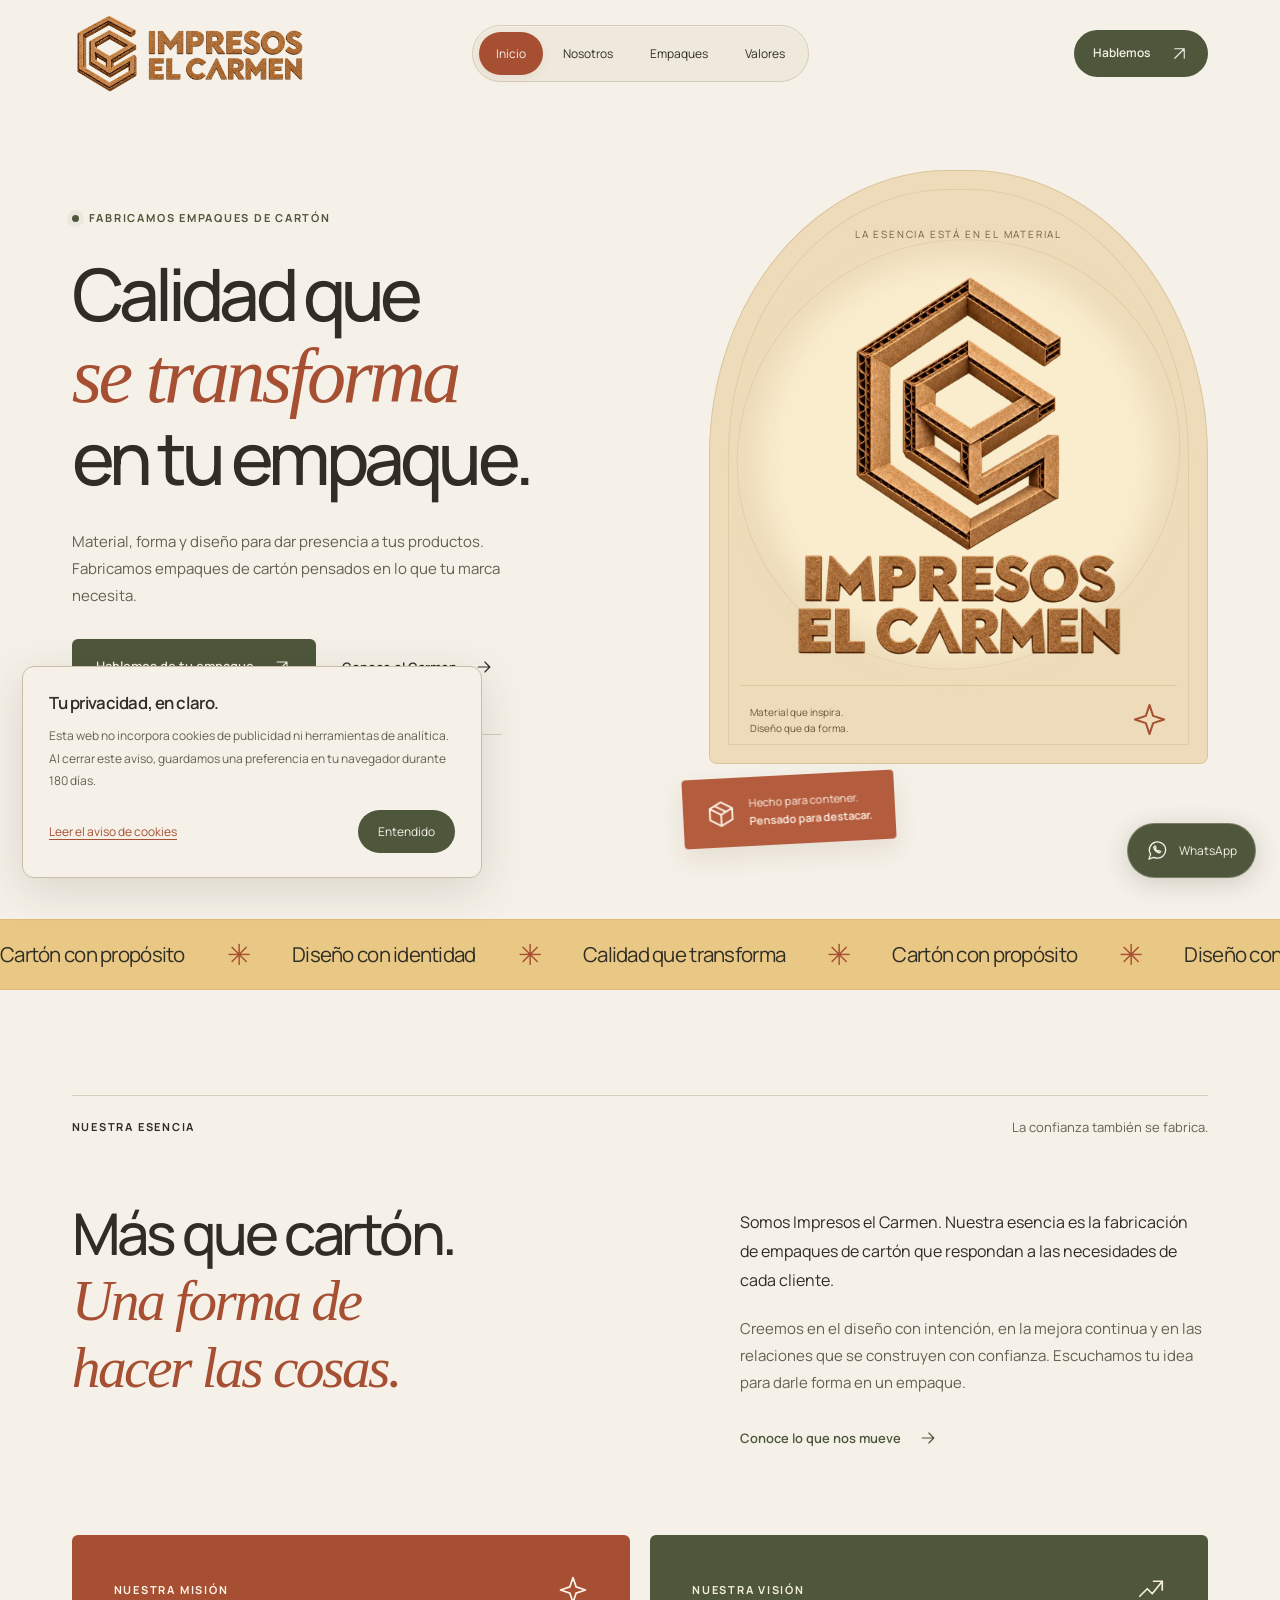
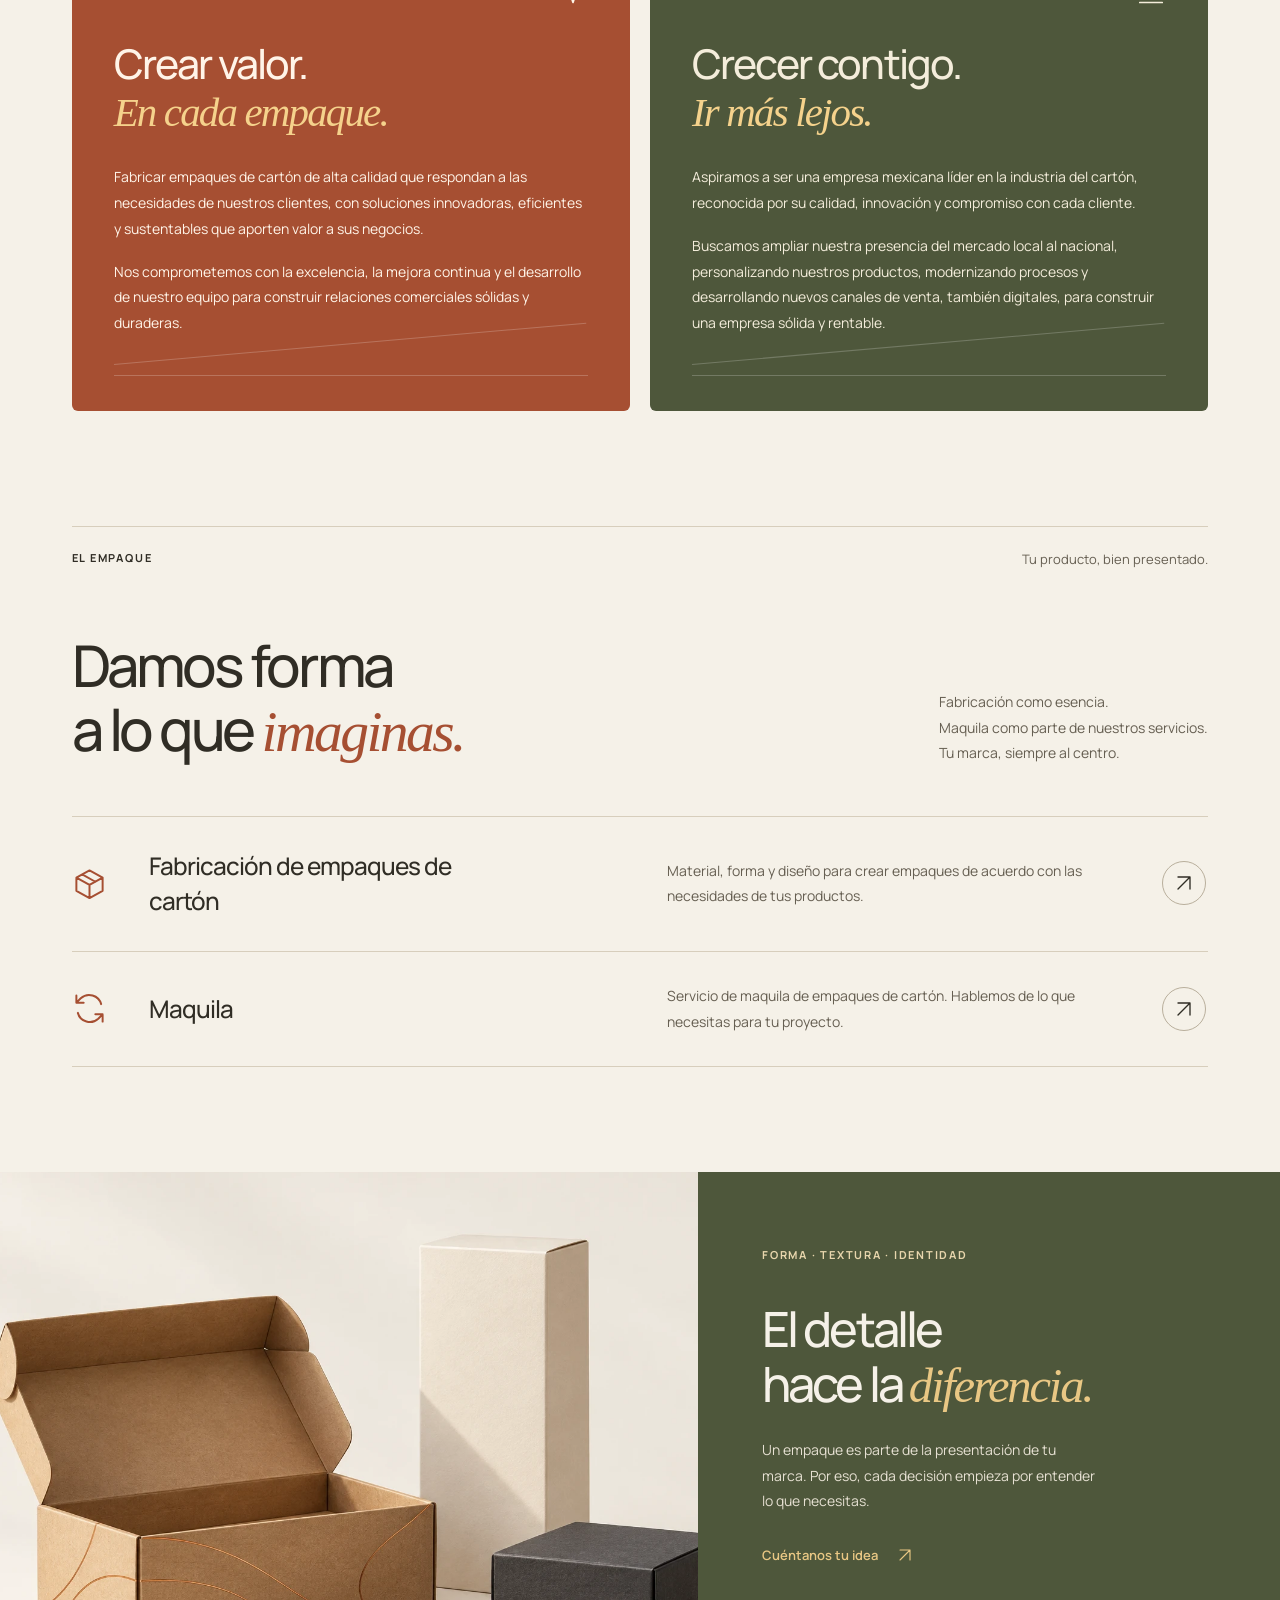
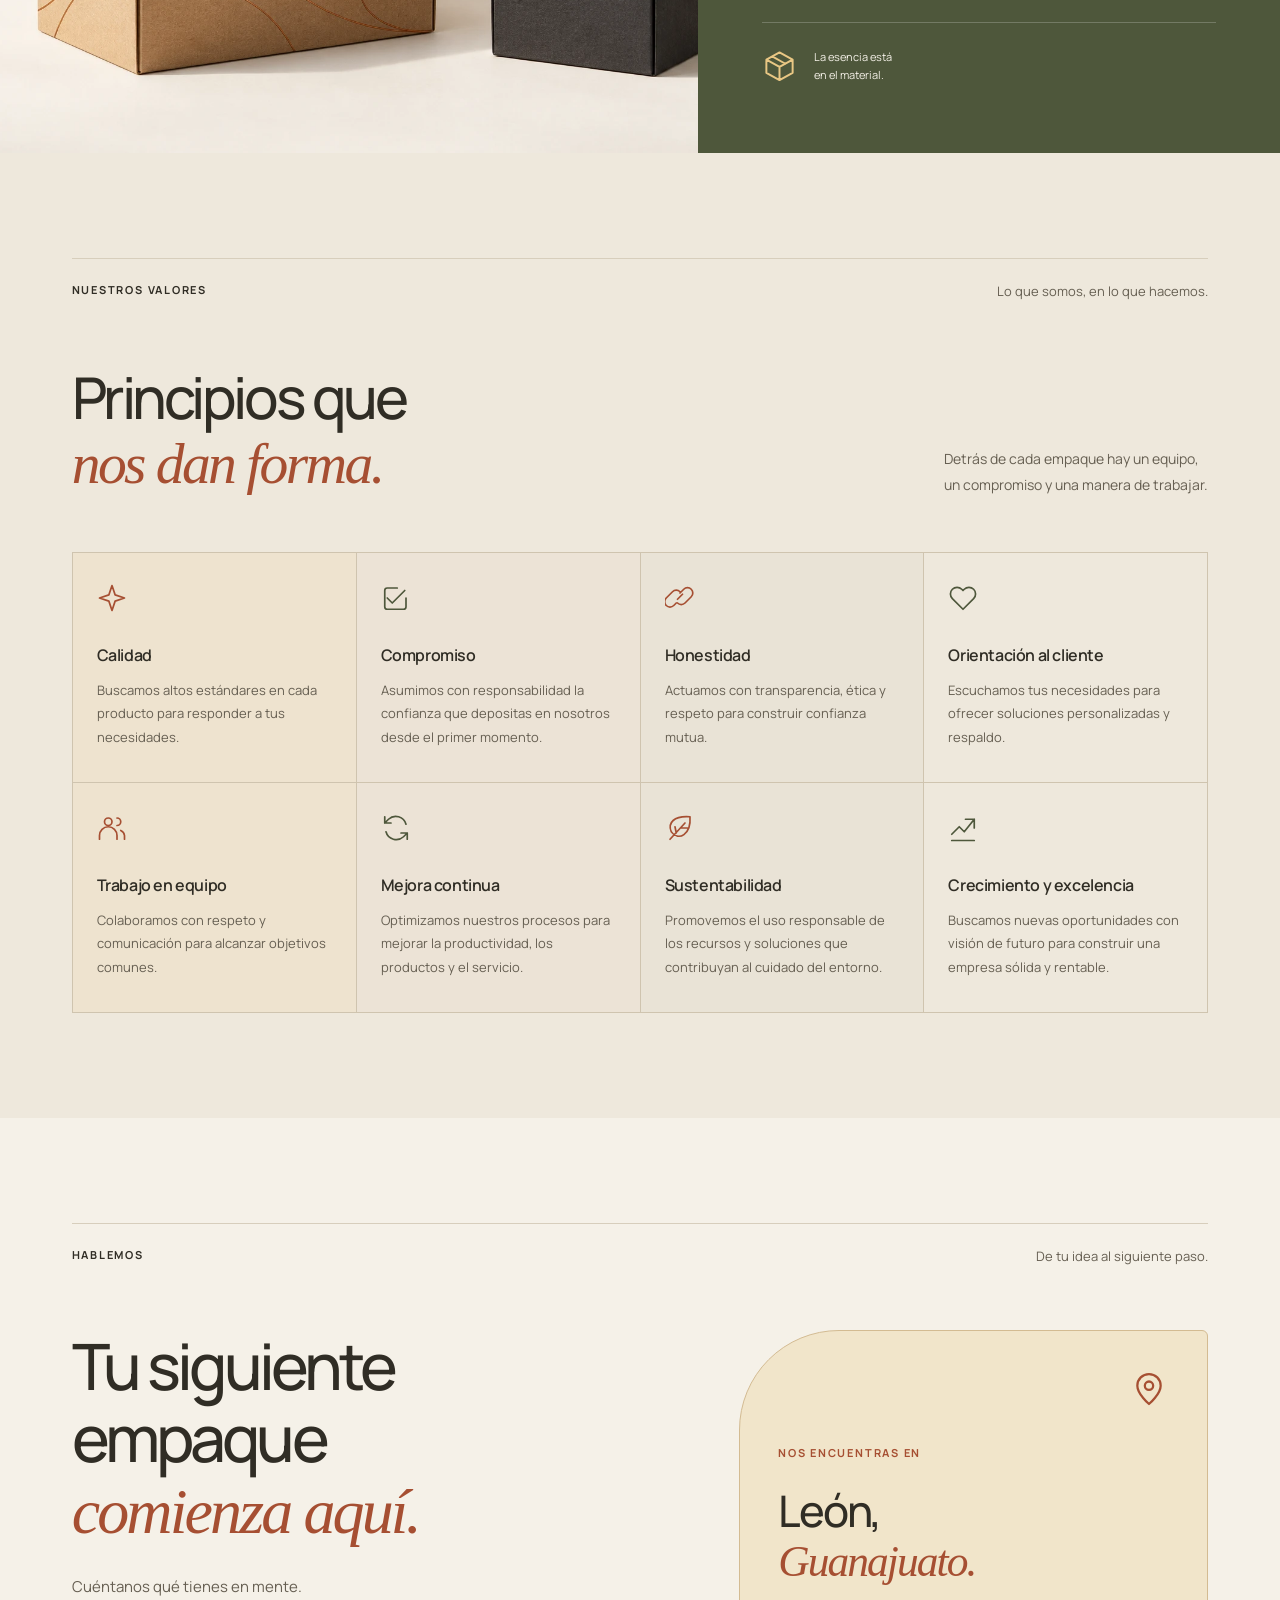
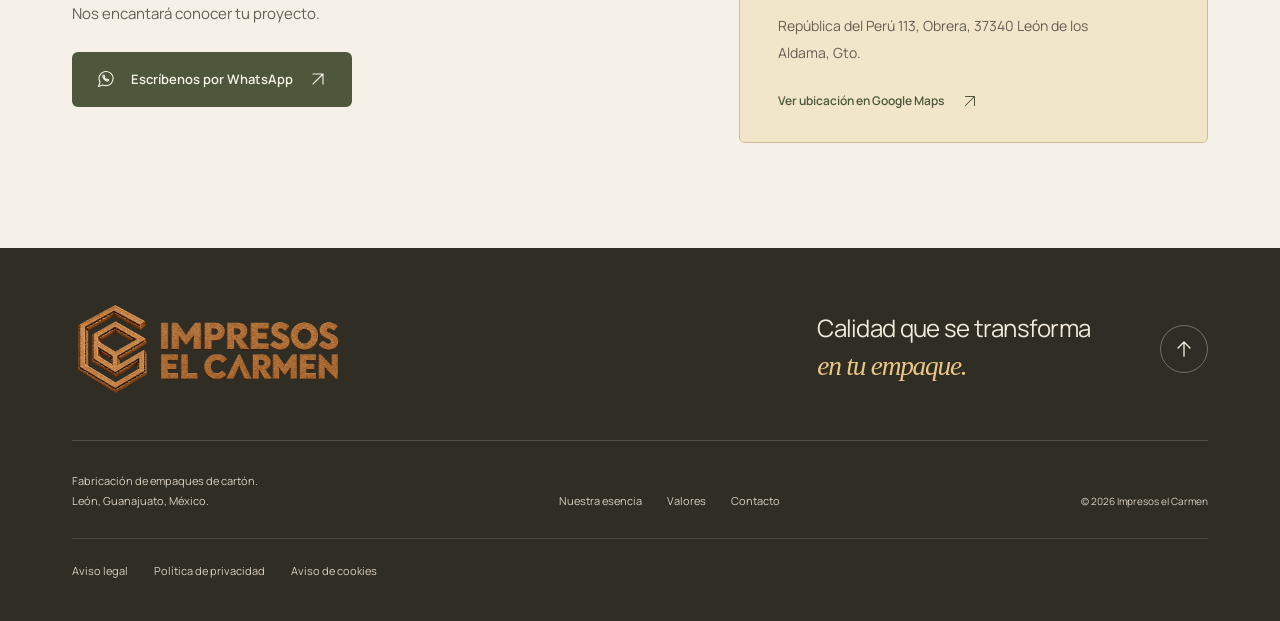
<file: index.html>
<!doctype html>
<html lang="es">
<head>
  <meta charset="utf-8">
  <meta name="viewport" content="width=device-width,initial-scale=1">
  <title>Empaques de cartón en León | Impresos el Carmen</title>
  <meta name="description" content="Fabricación de empaques de cartón y servicio de maquila en León, Guanajuato. Calidad, diseño y soluciones pensadas para tu marca. Contáctanos por WhatsApp.">
  <meta name="theme-color" content="#f5f1e8">
  <meta name="robots" content="index,follow">
  <link rel="canonical" href="https://impresoselcarmen.com/">
  <meta property="og:title" content="Impresos el Carmen · Calidad que se transforma en tu empaque">
  <meta property="og:description" content="Fabricamos empaques de cartón pensados para tu marca. Conócenos en León, Guanajuato.">
  <meta property="og:type" content="website">
  <meta property="og:url" content="https://impresoselcarmen.com/">
  <meta property="og:image" content="https://impresoselcarmen.com/assets/marca/logo-geometrico-transparente-cuadrado.webp">
  <meta property="og:locale" content="es_MX">
  <meta property="og:site_name" content="Impresos el Carmen">
  <meta property="og:image:alt" content="Logo de Impresos el Carmen">
  <meta property="og:image:width" content="1080"><meta property="og:image:height" content="1080">
  <meta name="twitter:card" content="summary">
  <meta name="twitter:title" content="Empaques de cartón en León | Impresos el Carmen">
  <meta name="twitter:description" content="Fabricación de empaques de cartón y maquila en León, Guanajuato. Hablemos de tu proyecto.">
  <meta name="twitter:image" content="https://impresoselcarmen.com/assets/marca/logo-geometrico-transparente-cuadrado.webp">
  <meta name="twitter:image:alt" content="Logo de Impresos el Carmen">
  <meta name="referrer" content="strict-origin-when-cross-origin">
  <link rel="icon" href="/favicon.ico" sizes="16x16 32x32 48x48" type="image/x-icon"><link rel="icon" href="/favicon.png" sizes="192x192" type="image/png"><link rel="apple-touch-icon" href="/apple-touch-icon.png" sizes="180x180">
  <link rel="preload" href="assets/fonts/Manrope.ttf" as="font" type="font/ttf" crossorigin>
  <link rel="preload" href="assets/marca/logo-geometrico-transparente-cuadrado.webp" as="image">
  <link rel="stylesheet" href="css/estilos.css">
  <link rel="stylesheet" href="css/marca.css">
  <link rel="stylesheet" href="css/movimiento.css">
  <link rel="stylesheet" href="css/legal.css">
  <script src="js/contenido.js" defer></script>
  <script src="js/app.js" defer></script>
  <script src="js/site.js" defer></script>
  <script type="application/ld+json">{"@context":"https://schema.org","@type":"LocalBusiness","name":"Impresos el Carmen","url":"https://impresoselcarmen.com/","telephone":"+524771074210","description":"Fabricación de empaques de cartón y servicio de maquila.","address":{"@type":"PostalAddress","streetAddress":"República del Perú 113, Obrera","postalCode":"37340","addressLocality":"León de los Aldama","addressRegion":"Guanajuato","addressCountry":"MX"}}</script>
</head>
<body>
  <a class="skip" href="#inicio">Ir al contenido</a>
  <svg class="icon-library" xmlns="http://www.w3.org/2000/svg" aria-hidden="true">
    <symbol id="i-arrow" viewBox="0 0 24 24"><path d="M5 12h14m-6-6 6 6-6 6"/></symbol>
    <symbol id="i-diagonal" viewBox="0 0 24 24"><path d="M6 18 18 6M6 6h12v12"/></symbol>
    <symbol id="i-box" viewBox="0 0 24 24"><path d="m12 3 9 5-9 5-9-5 9-5Zm-9 5v9l9 5 9-5V8m-9 5v9M7 5.8l9 5"/></symbol>
    <symbol id="i-chat" viewBox="0 0 24 24"><path d="M20.5 11.5a8.5 8.5 0 0 1-8.5 8.5 9 9 0 0 1-4-.9L3 21l1.8-5a8.5 8.5 0 1 1 15.7-4.5Z"/><path d="M8 8.5c.7 3.5 2.4 5.2 6 6l1.3-1.5-2-1-1 .7a6 6 0 0 1-2.5-2.5l.7-1-1-2L8 8.5Z"/></symbol>
    <symbol id="i-pin" viewBox="0 0 24 24"><path d="M19 10c0 5-7 11-7 11S5 15 5 10a7 7 0 0 1 14 0Z"/><circle cx="12" cy="10" r="2.5"/></symbol>
    <symbol id="i-spark" viewBox="0 0 24 24"><path d="m12 2 2.5 7.5L22 12l-7.5 2.5L12 22l-2.5-7.5L2 12l7.5-2.5L12 2Z"/></symbol>
    <symbol id="i-check" viewBox="0 0 24 24"><path d="m5 12 4 4L19 6M20 12v7a2 2 0 0 1-2 2H5a2 2 0 0 1-2-2V6a2 2 0 0 1 2-2h8"/></symbol>
    <symbol id="i-link" viewBox="0 0 24 24"><path d="m10 13 4-4m-5 7-2 2a4.2 4.2 0 0 1-6-6l5-5a4.2 4.2 0 0 1 6 0m0 1 3-3a4.2 4.2 0 0 1 6 6l-5 5a4.2 4.2 0 0 1-6 0"/></symbol>
    <symbol id="i-heart" viewBox="0 0 24 24"><path d="M12 21 3.5 12.5a5.3 5.3 0 0 1 7.5-7.5l1 1 1-1a5.3 5.3 0 0 1 7.5 7.5L12 21Z"/></symbol>
    <symbol id="i-team" viewBox="0 0 24 24"><circle cx="9" cy="7" r="3"/><path d="M2 21v-3a7 7 0 0 1 14 0v3M16 4a3 3 0 0 1 0 6m3 4a5 5 0 0 1 3 4v3"/></symbol>
    <symbol id="i-cycle" viewBox="0 0 24 24"><path d="M20 9a8.5 8.5 0 0 0-14-4L3 8m0-5v5h5M4 15a8.5 8.5 0 0 0 14 4l3-3m0 5v-5h-5"/></symbol>
    <symbol id="i-leaf" viewBox="0 0 24 24"><path d="M20 3C7 2 2 8 5 15c6 8 16 2 15-12ZM4 21 16 8M9 16l-1-5m5 1h5"/></symbol>
    <symbol id="i-rise" viewBox="0 0 24 24"><path d="m3 17 6-6 4 4 8-10m-7 0h7v7M3 22h18"/></symbol>
  </svg>
  <div class="reading-progress" aria-hidden="true"></div>
  <header class="header">
    <a href="#inicio" class="brand" aria-label="Impresos el Carmen, inicio"><img class="brand-logo" src="assets/marca/logo-geometrico-transparente-horizontal.webp" alt="Impresos el Carmen" width="1600" height="533"></a>
    <nav id="navegacion" aria-label="Navegación principal"><span class="nav-indicator" aria-hidden="true"></span><a href="#inicio">Inicio</a><a href="#esencia">Nosotros</a><a href="#servicios">Empaques</a><a href="#valores">Valores</a><a href="#contacto" class="mobile-contact">Hablemos de tu proyecto <svg class="icon" aria-hidden="true"><use href="#i-diagonal"/></svg></a></nav>
    <a class="header-contact" href="#contacto"><span>Hablemos</span><svg class="icon" aria-hidden="true"><use href="#i-diagonal"/></svg></a>
    <button class="menu-toggle" aria-expanded="false" aria-controls="navegacion"><span class="menu-label">Explorar</span><span class="menu-lines" aria-hidden="true"><i></i><i></i></span></button>
  </header>
  <main>
    <section id="inicio" class="hero section-pad">
      <div class="hero-copy">
        <p class="eyebrow"><span class="status-dot" aria-hidden="true"></span> FABRICAMOS EMPAQUES DE CARTÓN</p>
        <h1><span class="line">Calidad que</span><span class="line serif">se transforma</span><span class="line">en tu empaque.</span></h1>
        <p class="hero-description" data-introduccion>Material, forma y diseño para dar presencia a tus productos. Fabricamos empaques de cartón pensados en lo que tu marca necesita.</p>
        <div class="hero-actions"><a class="button button-olive" data-whatsapp href="https://wa.me/524771074210?text=Hola%2C%20quiero%20informaci%C3%B3n%20sobre%20empaques%20de%20cart%C3%B3n." target="_blank" rel="noopener noreferrer">Hablemos de tu empaque <svg class="icon" aria-hidden="true"><use href="#i-diagonal"/></svg></a><a class="text-link" href="#esencia">Conoce el Carmen <svg class="icon" aria-hidden="true"><use href="#i-arrow"/></svg></a></div>
        <div class="hero-footnote"><svg class="icon" aria-hidden="true"><use href="#i-pin"/></svg><span>Desde León, Guanajuato.<br><strong>Con tu marca en mente.</strong></span></div>
      </div>
      <div class="hero-visual"><div class="logo-stage"><div class="stage-lines" aria-hidden="true"><span></span><span></span><span></span></div><span class="stage-caption">LA ESENCIA ESTÁ EN EL MATERIAL</span><figure class="product-scene"><img class="hero-emblem" src="assets/marca/logo-geometrico-transparente-cuadrado.webp" alt="Logo de Impresos el Carmen en cartón: símbolo y nombre originales" width="1080" height="1080" fetchpriority="high"></figure><div class="stage-footer"><span>Material que inspira.<br>Diseño que da forma.</span><svg class="icon" aria-hidden="true"><use href="#i-spark"/></svg></div></div><div class="hero-tag"><svg class="icon" aria-hidden="true"><use href="#i-box"/></svg><span>Hecho para contener.<br><strong>Pensado para destacar.</strong></span></div></div>
    </section>
    <div class="brand-band" aria-hidden="true"><div class="band-track"><span>Cartón con propósito</span><b>✳</b><span>Diseño con identidad</span><b>✳</b><span>Calidad que transforma</span><b>✳</b><span>Cartón con propósito</span><b>✳</b><span>Diseño con identidad</span><b>✳</b><span>Calidad que transforma</span><b>✳</b></div></div>
    <section id="esencia" class="essence section-pad">
      <div class="section-top reveal"><span class="eyebrow">NUESTRA ESENCIA</span><span class="section-note">La confianza también se fabrica.</span></div>
      <div class="essence-grid"><h2 class="reveal">Más que cartón.<br><em>Una forma de<br>hacer las cosas.</em></h2><div class="essence-copy reveal"><p>Somos Impresos el Carmen. Nuestra esencia es la fabricación de empaques de cartón que respondan a las necesidades de cada cliente.</p><p>Creemos en el diseño con intención, en la mejora continua y en las relaciones que se construyen con confianza. Escuchamos tu idea para darle forma en un empaque.</p><a class="text-link" href="#proposito">Conoce lo que nos mueve <svg class="icon" aria-hidden="true"><use href="#i-arrow"/></svg></a></div></div>
      <div id="proposito" class="purpose-grid">
        <article class="purpose purpose-mission reveal"><div class="purpose-top"><span class="eyebrow">NUESTRA MISIÓN</span><svg class="icon" aria-hidden="true"><use href="#i-spark"/></svg></div><h3>Crear valor.<br><em>En cada empaque.</em></h3><p data-mision>Fabricar empaques de cartón de alta calidad que respondan a las necesidades de nuestros clientes, con soluciones innovadoras, eficientes y sustentables que aporten valor a sus negocios.</p><p data-mision-compromiso>Nos comprometemos con la excelencia, la mejora continua y el desarrollo de nuestro equipo para construir relaciones comerciales sólidas y duraderas.</p><div class="purpose-line" aria-hidden="true"></div></article>
        <article class="purpose purpose-vision reveal"><div class="purpose-top"><span class="eyebrow">NUESTRA VISIÓN</span><svg class="icon" aria-hidden="true"><use href="#i-rise"/></svg></div><h3>Crecer contigo.<br><em>Ir más lejos.</em></h3><p data-vision>Aspiramos a ser una empresa mexicana líder en la industria del cartón, reconocida por su calidad, innovación y compromiso con cada cliente.</p><p data-vision-futuro>Buscamos ampliar nuestra presencia del mercado local al nacional, personalizando nuestros productos, modernizando procesos y desarrollando nuevos canales de venta, también digitales, para construir una empresa sólida y rentable.</p><div class="purpose-line" aria-hidden="true"></div></article>
      </div>
    </section>
    <section id="servicios" class="services section-pad">
      <div class="section-top reveal"><span class="eyebrow">EL EMPAQUE</span><span class="section-note">Tu producto, bien presentado.</span></div>
      <div class="services-heading"><h2 class="reveal">Damos forma<br>a lo que <em>imaginas.</em></h2><p class="reveal">Fabricación como esencia.<br>Maquila como parte de nuestros servicios.<br>Tu marca, siempre al centro.</p></div>
      <div id="servicios-lista" class="service-list"><article class="service-row reveal"><svg class="icon service-icon" aria-hidden="true"><use href="#i-box"/></svg><h3>Fabricación de empaques de cartón</h3><p>Material, forma y diseño para crear empaques de acuerdo con las necesidades de tus productos.</p><a href="#contacto" aria-label="Consultar sobre fabricación de empaques"><svg class="icon" aria-hidden="true"><use href="#i-diagonal"/></svg></a></article><article class="service-row reveal"><svg class="icon service-icon" aria-hidden="true"><use href="#i-cycle"/></svg><h3>Maquila</h3><p>Servicio de maquila de empaques de cartón. Hablemos de lo que necesitas para tu proyecto.</p><a href="#contacto" aria-label="Consultar sobre maquila"><svg class="icon" aria-hidden="true"><use href="#i-diagonal"/></svg></a></article></div>
    </section>
    <section id="galeria" class="material-section"><figure class="material-image reveal"><img src="assets/empaque-conceptual.webp" alt="Ilustración de empaques de cartón en kraft, marfil y tonos oscuros" width="1536" height="1024" loading="lazy"></figure><div class="material-copy reveal"><span class="eyebrow">FORMA · TEXTURA · IDENTIDAD</span><h2>El detalle<br>hace la <em>diferencia.</em></h2><p>Un empaque es parte de la presentación de tu marca. Por eso, cada decisión empieza por entender lo que necesitas.</p><a class="text-link" data-whatsapp href="https://wa.me/524771074210" target="_blank" rel="noopener noreferrer">Cuéntanos tu idea <svg class="icon" aria-hidden="true"><use href="#i-diagonal"/></svg></a><div class="material-seal" aria-hidden="true"><svg class="icon"><use href="#i-box"/></svg><span>La esencia está<br>en el material.</span></div></div></section>
    <section id="valores" class="values section-pad">
      <div class="section-top reveal"><span class="eyebrow">NUESTROS VALORES</span><span class="section-note">Lo que somos, en lo que hacemos.</span></div>
      <div class="values-heading"><h2 class="reveal">Principios que<br><em>nos dan forma.</em></h2><p class="reveal">Detrás de cada empaque hay un equipo,<br>un compromiso y una manera de trabajar.</p></div>
      <div id="valores-lista" class="values-grid">
        <article class="value reveal"><svg class="icon" aria-hidden="true"><use href="#i-spark"/></svg><h3>Calidad</h3><p>Buscamos altos estándares en cada producto para responder a tus necesidades.</p></article>
        <article class="value reveal"><svg class="icon" aria-hidden="true"><use href="#i-check"/></svg><h3>Compromiso</h3><p>Asumimos con responsabilidad la confianza que depositas en nosotros desde el primer momento.</p></article>
        <article class="value reveal"><svg class="icon" aria-hidden="true"><use href="#i-link"/></svg><h3>Honestidad</h3><p>Actuamos con transparencia, ética y respeto para construir confianza mutua.</p></article>
        <article class="value reveal"><svg class="icon" aria-hidden="true"><use href="#i-heart"/></svg><h3>Orientación al cliente</h3><p>Escuchamos tus necesidades para ofrecer soluciones personalizadas y respaldo.</p></article>
        <article class="value reveal"><svg class="icon" aria-hidden="true"><use href="#i-team"/></svg><h3>Trabajo en equipo</h3><p>Colaboramos con respeto y comunicación para alcanzar objetivos comunes.</p></article>
        <article class="value reveal"><svg class="icon" aria-hidden="true"><use href="#i-cycle"/></svg><h3>Mejora continua</h3><p>Optimizamos nuestros procesos para mejorar la productividad, los productos y el servicio.</p></article>
        <article class="value reveal"><svg class="icon" aria-hidden="true"><use href="#i-leaf"/></svg><h3>Sustentabilidad</h3><p>Promovemos el uso responsable de los recursos y soluciones que contribuyan al cuidado del entorno.</p></article>
        <article class="value reveal"><svg class="icon" aria-hidden="true"><use href="#i-rise"/></svg><h3>Crecimiento y excelencia</h3><p>Buscamos nuevas oportunidades con visión de futuro para construir una empresa sólida y rentable.</p></article>
      </div>
    </section>
    <section id="video-bloque" class="video-section section-pad" hidden><div id="film-cover"></div><div class="film-copy"><span class="eyebrow">EL DETALLE, DE CERCA</span><h2 data-video-titulo></h2><p data-video-descripcion></p></div></section>
    <section id="proyectos" class="projects-section section-pad" hidden><div class="section-top"><span class="eyebrow">NUESTROS EMPAQUES</span></div><div id="proyectos-lista" class="project-list"></div></section>
    <section id="contacto" class="contact section-pad">
      <div class="section-top reveal"><span class="eyebrow">HABLEMOS</span><span class="section-note">De tu idea al siguiente paso.</span></div>
      <div class="contact-grid"><div class="contact-copy reveal"><h2>Tu siguiente<br>empaque<br><em>comienza aquí.</em></h2><p>Cuéntanos qué tienes en mente.<br>Nos encantará conocer tu proyecto.</p><a class="button button-olive" data-whatsapp href="https://wa.me/524771074210" target="_blank" rel="noopener noreferrer"><svg class="icon" aria-hidden="true"><use href="#i-chat"/></svg>Escríbenos por WhatsApp <svg class="icon" aria-hidden="true"><use href="#i-diagonal"/></svg></a></div><div class="location-card reveal"><svg class="icon location-icon" aria-hidden="true"><use href="#i-pin"/></svg><span class="eyebrow">NOS ENCUENTRAS EN</span><h3>León,<br><em>Guanajuato.</em></h3><address data-direccion>República del Perú 113, Obrera,<br>37340 León de los Aldama, Gto.</address><a class="text-link" data-mapa href="https://www.google.com/maps/search/?api=1&amp;query=Rep%C3%BAblica%20del%20Per%C3%BA%20113%2C%20Obrera%2C%2037340%20Le%C3%B3n%20de%20los%20Aldama%2C%20Gto." target="_blank" rel="noopener noreferrer">Ver ubicación en Google Maps <svg class="icon" aria-hidden="true"><use href="#i-diagonal"/></svg></a></div></div>
    </section>
  </main>
  <footer class="footer section-pad"><div class="footer-top"><a href="#inicio" aria-label="Impresos el Carmen, inicio" class="footer-logo-wrap"><img class="closing-logo" src="assets/marca/logo-geometrico-transparente-horizontal.webp" alt="Impresos el Carmen" width="1600" height="533" loading="lazy"></a><p>Calidad que se transforma<br><em>en tu empaque.</em></p><a class="back-top" href="#inicio" aria-label="Volver al inicio"><svg class="icon" aria-hidden="true"><use href="#i-arrow"/></svg></a></div><div class="footer-bottom"><span>Fabricación de empaques de cartón.<br>León, Guanajuato, México.</span><div><a href="#esencia">Nuestra esencia</a><a href="#valores">Valores</a><a href="#contacto">Contacto</a></div><small>© <span id="year">2026</span> Impresos el Carmen</small></div><div class="legal-links" aria-label="Información legal"><a href="/aviso-legal.html">Aviso legal</a><a href="/privacidad.html">Política de privacidad</a><a href="/cookies.html">Aviso de cookies</a></div></footer>
  <a class="whatsapp-float" data-whatsapp href="https://wa.me/524771074210" target="_blank" rel="noopener noreferrer" aria-label="Contactar a Impresos el Carmen por WhatsApp"><svg class="icon" aria-hidden="true"><use href="#i-chat"/></svg><span>WhatsApp</span></a>
  <noscript><style>.reveal,.hero-copy,.hero-visual{opacity:1!important;transform:none!important}</style></noscript>
<section id="cookie-notice" class="cookie-notice" role="region" aria-labelledby="cookie-title" hidden><h2 id="cookie-title">Tu privacidad, en claro.</h2><p>Esta web no incorpora cookies de publicidad ni herramientas de analítica. Al cerrar este aviso, guardamos una preferencia en tu navegador durante 180 días.</p><div class="cookie-actions"><a href="/cookies.html">Leer el aviso de cookies</a><button type="button" data-cookie-dismiss>Entendido</button></div></section>
</body>
</html>
</file>
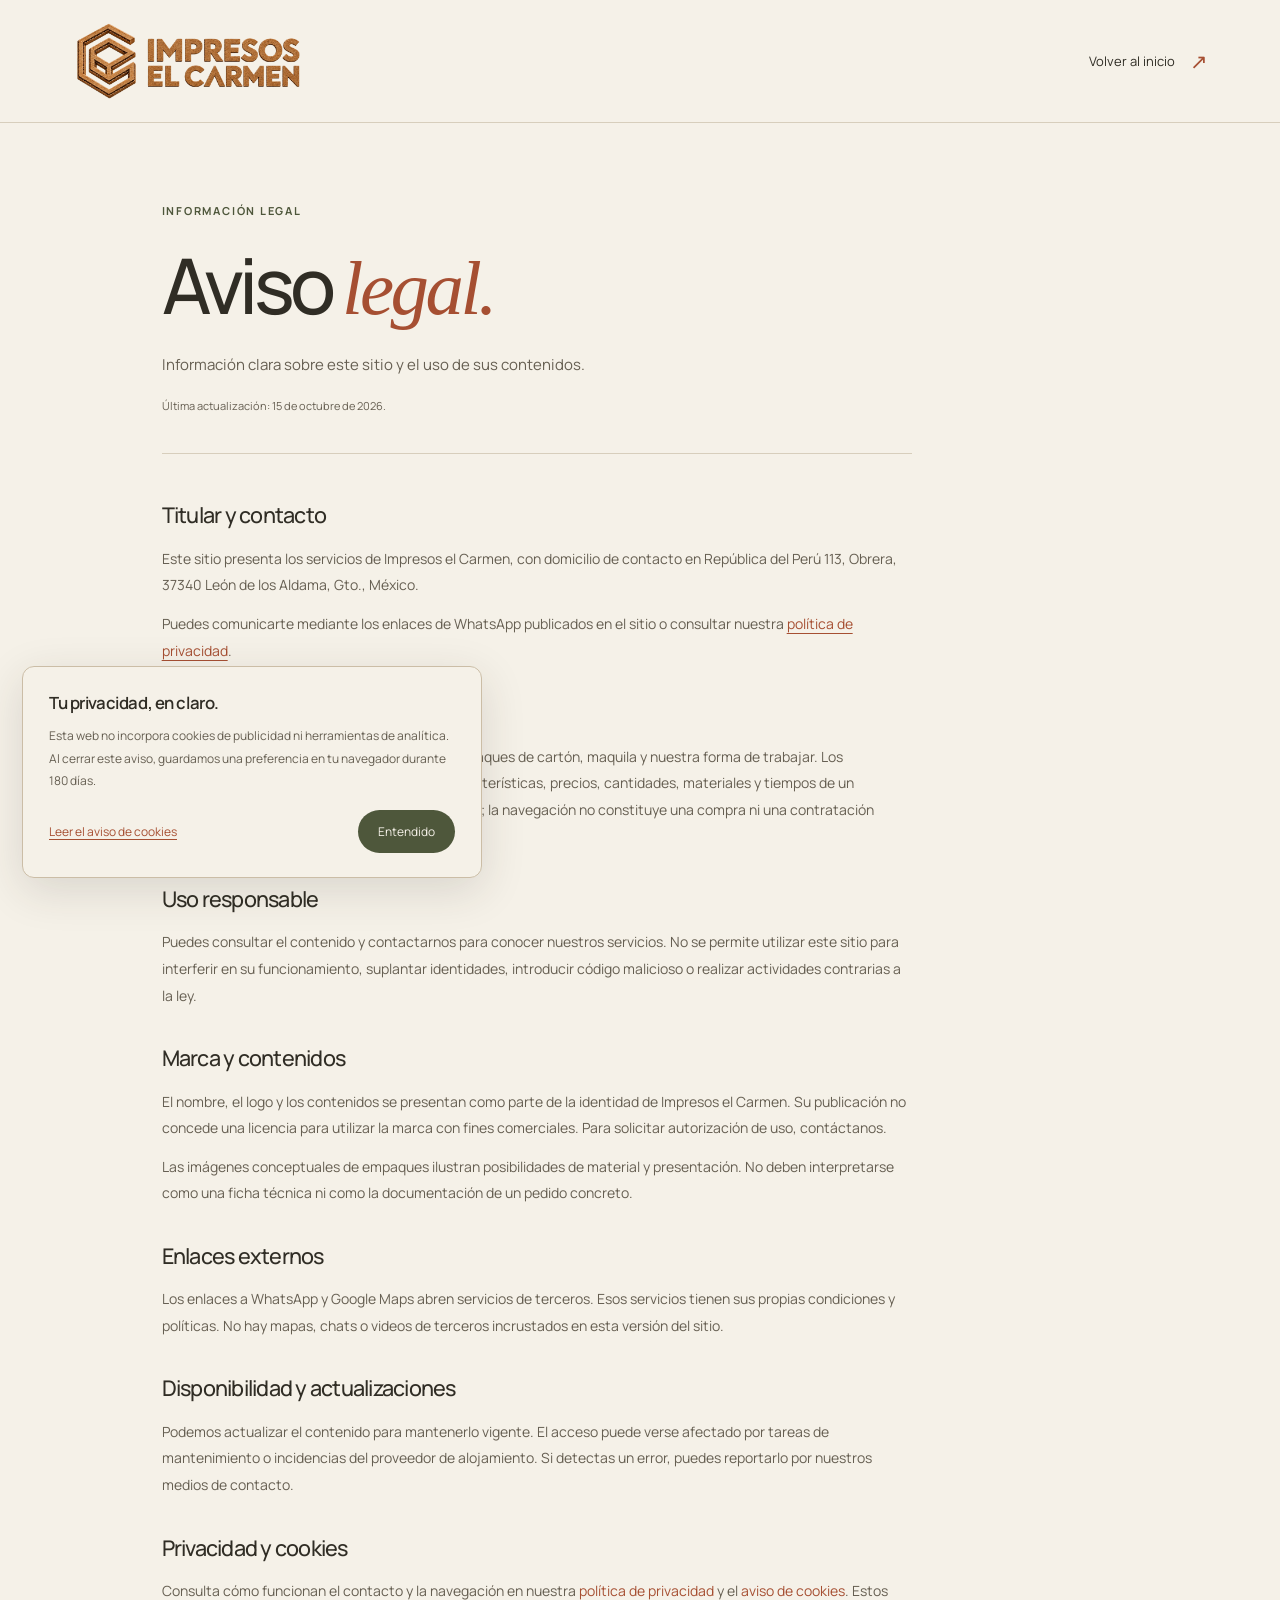
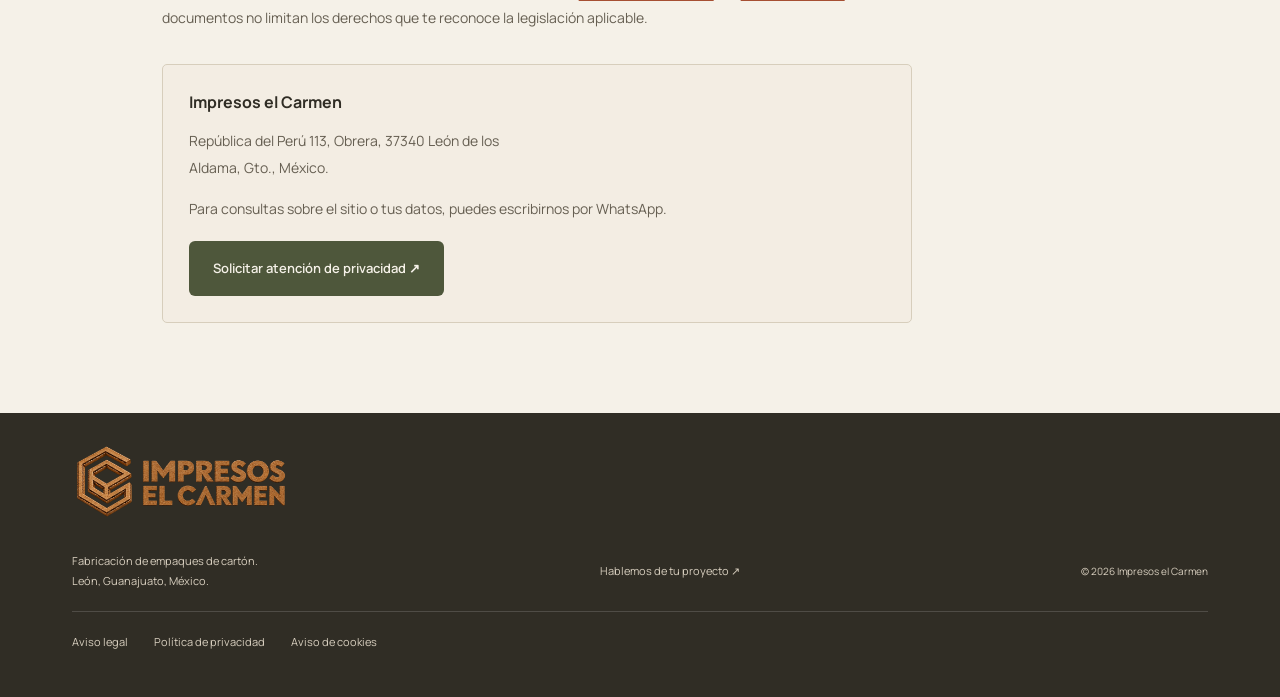
<file: aviso-legal.html>
<!doctype html>
<html lang="es">
<head>
  <meta charset="utf-8"><meta name="viewport" content="width=device-width,initial-scale=1">
  <title>Aviso legal | Impresos el Carmen</title>
  <meta name="description" content="Información sobre el uso del sitio de Impresos el Carmen, sus contenidos, enlaces y medios de contacto en León, Guanajuato.">
  <meta name="robots" content="index,follow"><meta name="theme-color" content="#f5f1e8"><meta name="referrer" content="strict-origin-when-cross-origin">
  <link rel="canonical" href="https://impresoselcarmen.com/aviso-legal.html">
  <meta property="og:title" content="Aviso legal | Impresos el Carmen"><meta property="og:description" content="Información sobre el uso del sitio de Impresos el Carmen, sus contenidos, enlaces y medios de contacto en León, Guanajuato."><meta property="og:type" content="website"><meta property="og:locale" content="es_MX"><meta property="og:site_name" content="Impresos el Carmen">
  <meta property="og:image" content="https://impresoselcarmen.com/assets/marca/logo-geometrico-transparente-cuadrado.webp"><meta property="og:image:alt" content="Logo de Impresos el Carmen">
  <meta name="twitter:card" content="summary"><meta name="twitter:title" content="Aviso legal | Impresos el Carmen"><meta name="twitter:description" content="Información sobre el uso del sitio de Impresos el Carmen, sus contenidos, enlaces y medios de contacto en León, Guanajuato.">
  <link rel="icon" href="/favicon.ico" sizes="16x16 32x32 48x48" type="image/x-icon"><link rel="icon" href="/favicon.png" sizes="192x192" type="image/png"><link rel="apple-touch-icon" href="/apple-touch-icon.png" sizes="180x180"><link rel="preload" href="/assets/fonts/Manrope.ttf" as="font" type="font/ttf" crossorigin>
  <link rel="stylesheet" href="/css/estilos.css"><link rel="stylesheet" href="/css/marca.css"><link rel="stylesheet" href="/css/legal.css">
  <script src="/js/site.js" defer></script>
</head>
<body class="legal-page">
  <a class="skip" href="#contenido">Ir al contenido</a>
  <header class="legal-header"><a href="/" aria-label="Impresos el Carmen, inicio"><img src="/assets/marca/logo-geometrico-transparente-horizontal.webp" alt="Impresos el Carmen" width="1600" height="533"></a><a href="/">Volver al inicio</a></header>
  <main id="contenido" class="legal-main"><div class="legal-intro"><span class="eyebrow">INFORMACIÓN LEGAL</span><h1>Aviso <em>legal.</em></h1><p>Información clara sobre este sitio y el uso de sus contenidos.</p><span class="legal-date">Última actualización: 15 de octubre de 2026.</span></div><div class="legal-content">
  <section><h2>Titular y contacto</h2><p>Este sitio presenta los servicios de Impresos el Carmen, con domicilio de contacto en República del Perú 113, Obrera, 37340 León de los Aldama, Gto., México.</p><p>Puedes comunicarte mediante los enlaces de WhatsApp publicados en el sitio o consultar nuestra <a href="/privacidad.html">política de privacidad</a>.</p></section>
  <section><h2>Finalidad del sitio</h2><p>Ofrecemos información sobre fabricación de empaques de cartón, maquila y nuestra forma de trabajar. Los contenidos tienen carácter informativo. Las características, precios, cantidades, materiales y tiempos de un proyecto se acuerdan directamente con el cliente; la navegación no constituye una compra ni una contratación automática.</p></section>
  <section><h2>Uso responsable</h2><p>Puedes consultar el contenido y contactarnos para conocer nuestros servicios. No se permite utilizar este sitio para interferir en su funcionamiento, suplantar identidades, introducir código malicioso o realizar actividades contrarias a la ley.</p></section>
  <section><h2>Marca y contenidos</h2><p>El nombre, el logo y los contenidos se presentan como parte de la identidad de Impresos el Carmen. Su publicación no concede una licencia para utilizar la marca con fines comerciales. Para solicitar autorización de uso, contáctanos.</p><p>Las imágenes conceptuales de empaques ilustran posibilidades de material y presentación. No deben interpretarse como una ficha técnica ni como la documentación de un pedido concreto.</p></section>
  <section><h2>Enlaces externos</h2><p>Los enlaces a WhatsApp y Google Maps abren servicios de terceros. Esos servicios tienen sus propias condiciones y políticas. No hay mapas, chats o videos de terceros incrustados en esta versión del sitio.</p></section>
  <section><h2>Disponibilidad y actualizaciones</h2><p>Podemos actualizar el contenido para mantenerlo vigente. El acceso puede verse afectado por tareas de mantenimiento o incidencias del proveedor de alojamiento. Si detectas un error, puedes reportarlo por nuestros medios de contacto.</p></section>
  <section><h2>Privacidad y cookies</h2><p>Consulta cómo funcionan el contacto y la navegación en nuestra <a href="/privacidad.html">política de privacidad</a> y el <a href="/cookies.html">aviso de cookies</a>. Estos documentos no limitan los derechos que te reconoce la legislación aplicable.</p></section>
  <div class="legal-contact-box"><strong>Impresos el Carmen</strong><address>República del Perú 113, Obrera, 37340 León de los Aldama, Gto., México.</address><p>Para consultas sobre el sitio o tus datos, puedes escribirnos por WhatsApp.</p><a class="button button-olive" href="https://wa.me/524771074210?text=Hola%2C%20quiero%20hacer%20una%20solicitud%20de%20privacidad." target="_blank" rel="noopener noreferrer">Solicitar atención de privacidad ↗</a></div></div></main>
  <footer class="footer section-pad"><a class="legal-footer-brand" href="/" aria-label="Impresos el Carmen, inicio"><img class="closing-logo" src="/assets/marca/logo-geometrico-transparente-horizontal.webp" alt="Impresos el Carmen" width="1600" height="533" loading="lazy"></a><div class="footer-bottom"><span>Fabricación de empaques de cartón.<br>León, Guanajuato, México.</span><a href="/#contacto">Hablemos de tu proyecto ↗</a><small>© <span data-legal-year>2026</span> Impresos el Carmen</small></div><div class="legal-links" aria-label="Información legal"><a href="/aviso-legal.html">Aviso legal</a><a href="/privacidad.html">Política de privacidad</a><a href="/cookies.html">Aviso de cookies</a></div></footer>
  <section id="cookie-notice" class="cookie-notice" role="region" aria-labelledby="cookie-title" hidden><h2 id="cookie-title">Tu privacidad, en claro.</h2><p>Esta web no incorpora cookies de publicidad ni herramientas de analítica. Al cerrar este aviso, guardamos una preferencia en tu navegador durante 180 días.</p><div class="cookie-actions"><a href="/cookies.html">Leer el aviso de cookies</a><button type="button" data-cookie-dismiss>Entendido</button></div></section>
  <noscript><style>#cookie-notice{display:none}</style></noscript>
</body>
</html>
</file>
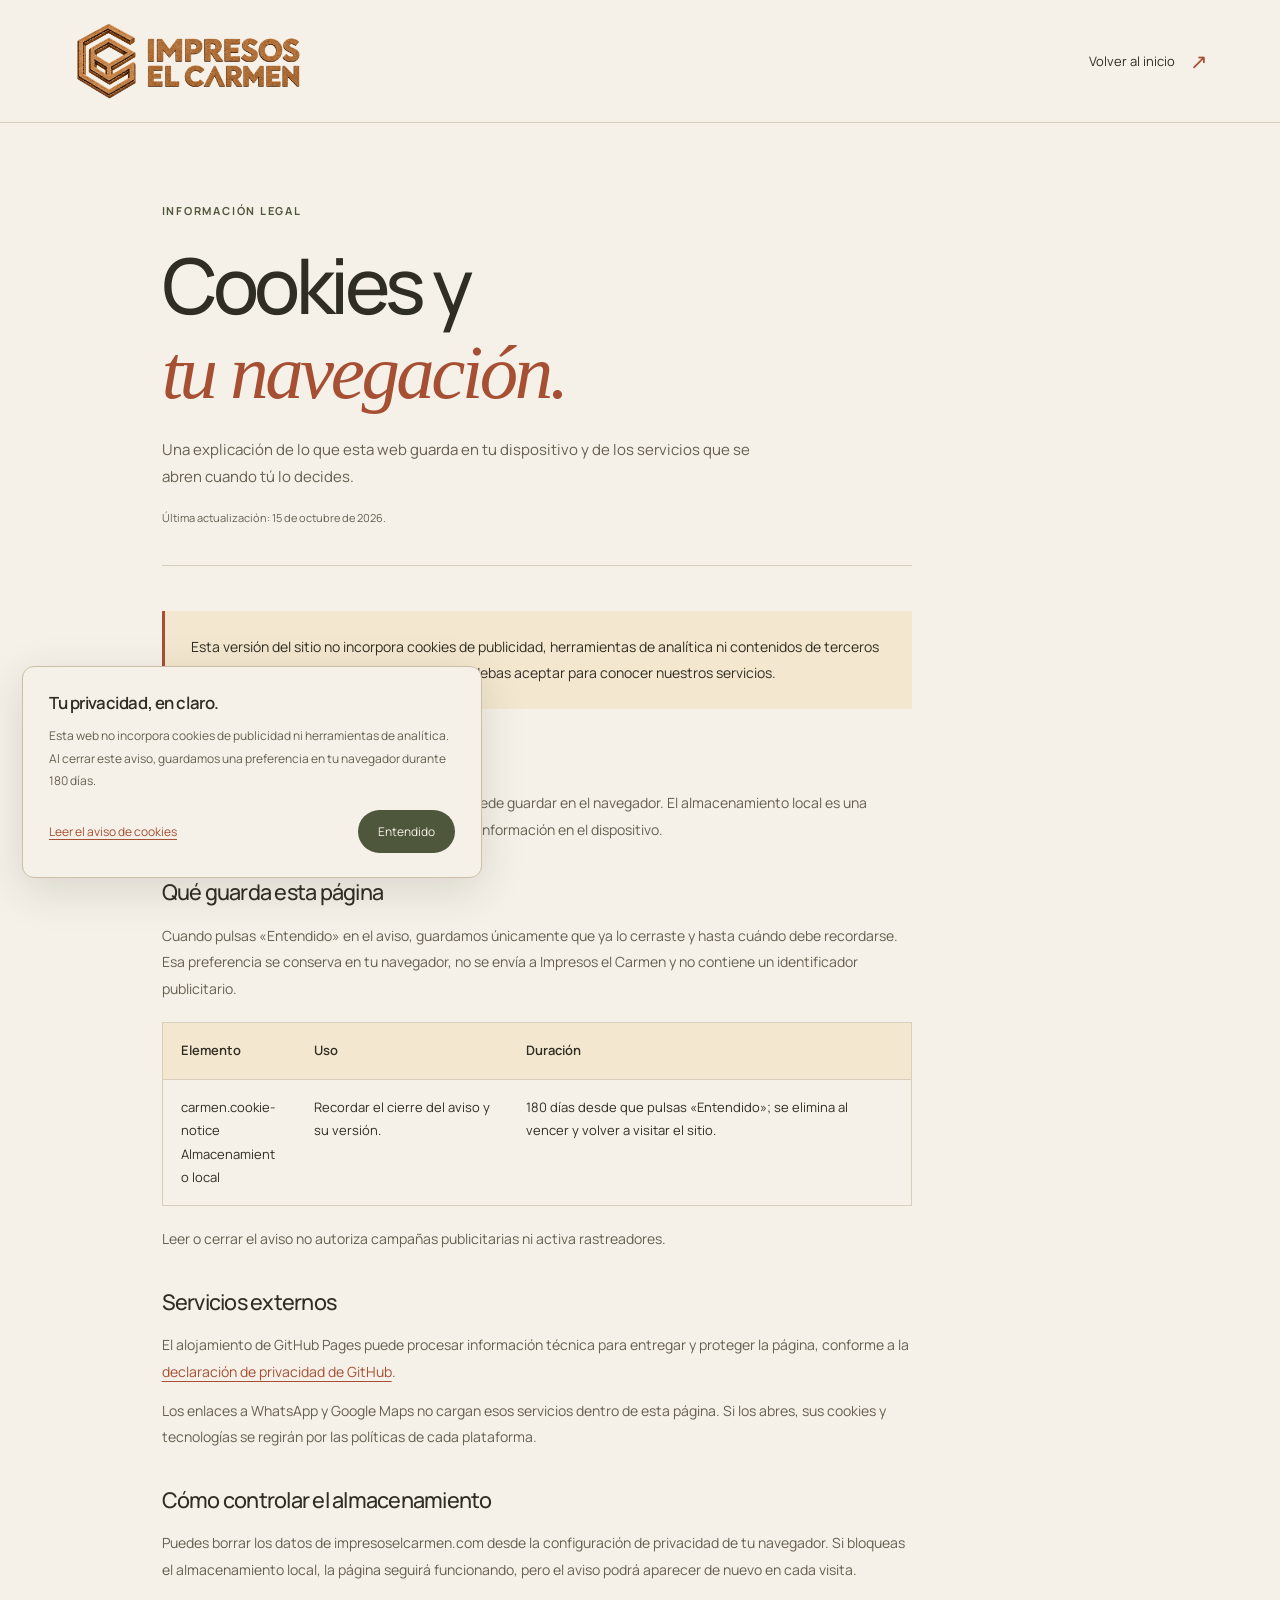
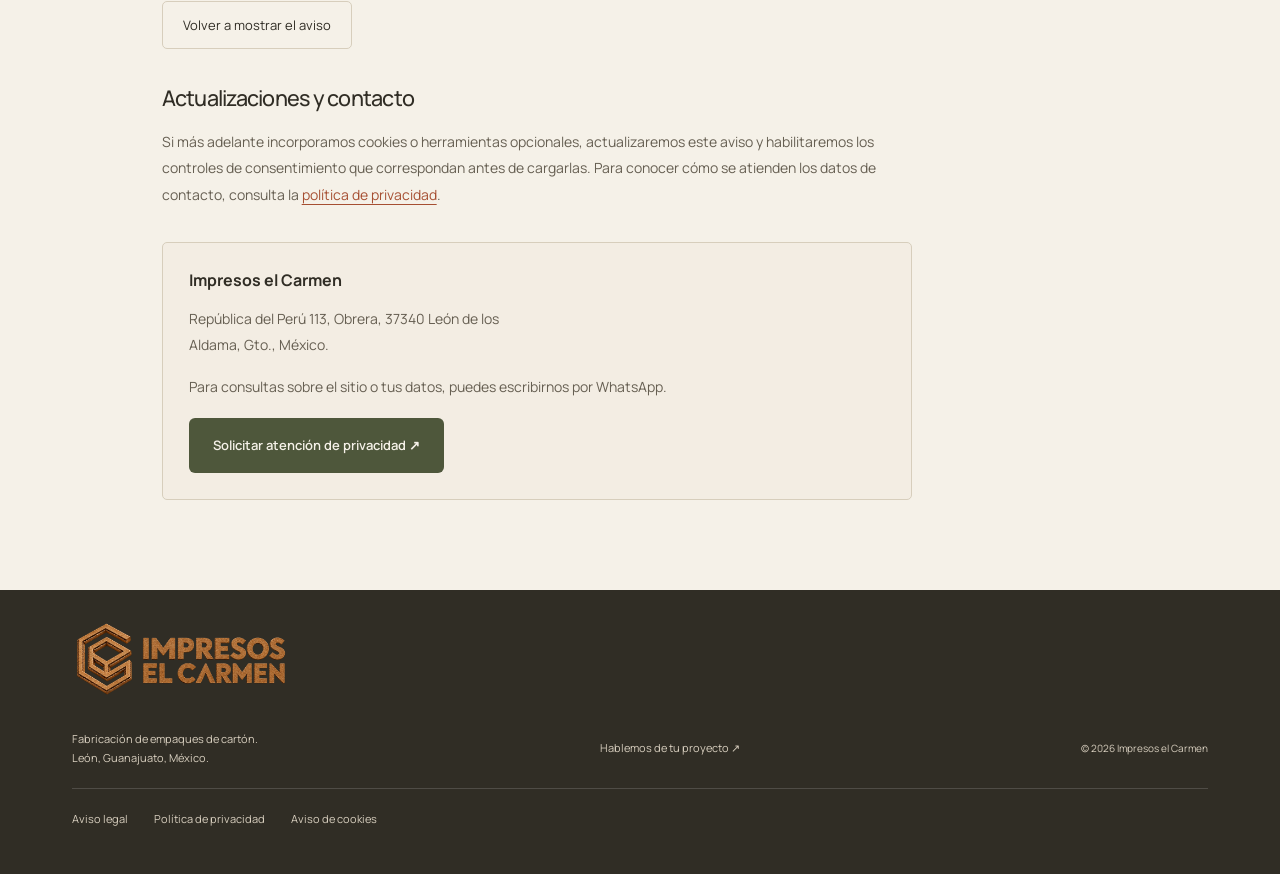
<file: cookies.html>
<!doctype html>
<html lang="es">
<head>
  <meta charset="utf-8"><meta name="viewport" content="width=device-width,initial-scale=1">
  <title>Aviso de cookies | Impresos el Carmen</title>
  <meta name="description" content="Información sobre cookies, almacenamiento local y enlaces externos en el sitio de Impresos el Carmen. Sin publicidad ni analítica incorporadas.">
  <meta name="robots" content="index,follow"><meta name="theme-color" content="#f5f1e8"><meta name="referrer" content="strict-origin-when-cross-origin">
  <link rel="canonical" href="https://impresoselcarmen.com/cookies.html">
  <meta property="og:title" content="Aviso de cookies | Impresos el Carmen"><meta property="og:description" content="Información sobre cookies, almacenamiento local y enlaces externos en el sitio de Impresos el Carmen. Sin publicidad ni analítica incorporadas."><meta property="og:type" content="website"><meta property="og:locale" content="es_MX"><meta property="og:site_name" content="Impresos el Carmen">
  <meta property="og:image" content="https://impresoselcarmen.com/assets/marca/logo-geometrico-transparente-cuadrado.webp"><meta property="og:image:alt" content="Logo de Impresos el Carmen">
  <meta name="twitter:card" content="summary"><meta name="twitter:title" content="Aviso de cookies | Impresos el Carmen"><meta name="twitter:description" content="Información sobre cookies, almacenamiento local y enlaces externos en el sitio de Impresos el Carmen. Sin publicidad ni analítica incorporadas.">
  <link rel="icon" href="/favicon.ico" sizes="16x16 32x32 48x48" type="image/x-icon"><link rel="icon" href="/favicon.png" sizes="192x192" type="image/png"><link rel="apple-touch-icon" href="/apple-touch-icon.png" sizes="180x180"><link rel="preload" href="/assets/fonts/Manrope.ttf" as="font" type="font/ttf" crossorigin>
  <link rel="stylesheet" href="/css/estilos.css"><link rel="stylesheet" href="/css/marca.css"><link rel="stylesheet" href="/css/legal.css">
  <script src="/js/site.js" defer></script>
</head>
<body class="legal-page">
  <a class="skip" href="#contenido">Ir al contenido</a>
  <header class="legal-header"><a href="/" aria-label="Impresos el Carmen, inicio"><img src="/assets/marca/logo-geometrico-transparente-horizontal.webp" alt="Impresos el Carmen" width="1600" height="533"></a><a href="/">Volver al inicio</a></header>
  <main id="contenido" class="legal-main"><div class="legal-intro"><span class="eyebrow">INFORMACIÓN LEGAL</span><h1>Cookies y<br><em>tu navegación.</em></h1><p>Una explicación de lo que esta web guarda en tu dispositivo y de los servicios que se abren cuando tú lo decides.</p><span class="legal-date">Última actualización: 15 de octubre de 2026.</span></div><div class="legal-content">
  <div class="legal-summary">Esta versión del sitio no incorpora cookies de publicidad, herramientas de analítica ni contenidos de terceros incrustados. No hay cookies opcionales que debas aceptar para conocer nuestros servicios.</div>
  <section><h2>Qué son las cookies</h2><p>Las cookies son pequeños archivos que un sitio puede guardar en el navegador. El almacenamiento local es una tecnología distinta que también permite recordar información en el dispositivo.</p></section>
  <section><h2>Qué guarda esta página</h2><p>Cuando pulsas «Entendido» en el aviso, guardamos únicamente que ya lo cerraste y hasta cuándo debe recordarse. Esa preferencia se conserva en tu navegador, no se envía a Impresos el Carmen y no contiene un identificador publicitario.</p><div class="legal-table-wrap"><table class="legal-table"><thead><tr><th scope="col">Elemento</th><th scope="col">Uso</th><th scope="col">Duración</th></tr></thead><tbody><tr><td>carmen.cookie-notice<br>Almacenamiento local</td><td>Recordar el cierre del aviso y su versión.</td><td>180 días desde que pulsas «Entendido»; se elimina al vencer y volver a visitar el sitio.</td></tr></tbody></table></div><p>Leer o cerrar el aviso no autoriza campañas publicitarias ni activa rastreadores.</p></section>
  <section><h2>Servicios externos</h2><p>El alojamiento de GitHub Pages puede procesar información técnica para entregar y proteger la página, conforme a la <a href="https://docs.github.com/en/site-policy/privacy-policies/github-general-privacy-statement" target="_blank" rel="noopener noreferrer">declaración de privacidad de GitHub</a>.</p><p>Los enlaces a WhatsApp y Google Maps no cargan esos servicios dentro de esta página. Si los abres, sus cookies y tecnologías se regirán por las políticas de cada plataforma.</p></section>
  <section><h2>Cómo controlar el almacenamiento</h2><p>Puedes borrar los datos de impresoselcarmen.com desde la configuración de privacidad de tu navegador. Si bloqueas el almacenamiento local, la página seguirá funcionando, pero el aviso podrá aparecer de nuevo en cada visita.</p><button class="cookie-reset" type="button" data-cookie-open>Volver a mostrar el aviso</button></section>
  <section><h2>Actualizaciones y contacto</h2><p>Si más adelante incorporamos cookies o herramientas opcionales, actualizaremos este aviso y habilitaremos los controles de consentimiento que correspondan antes de cargarlas. Para conocer cómo se atienden los datos de contacto, consulta la <a href="/privacidad.html">política de privacidad</a>.</p></section>
  <div class="legal-contact-box"><strong>Impresos el Carmen</strong><address>República del Perú 113, Obrera, 37340 León de los Aldama, Gto., México.</address><p>Para consultas sobre el sitio o tus datos, puedes escribirnos por WhatsApp.</p><a class="button button-olive" href="https://wa.me/524771074210?text=Hola%2C%20quiero%20hacer%20una%20solicitud%20de%20privacidad." target="_blank" rel="noopener noreferrer">Solicitar atención de privacidad ↗</a></div></div></main>
  <footer class="footer section-pad"><a class="legal-footer-brand" href="/" aria-label="Impresos el Carmen, inicio"><img class="closing-logo" src="/assets/marca/logo-geometrico-transparente-horizontal.webp" alt="Impresos el Carmen" width="1600" height="533" loading="lazy"></a><div class="footer-bottom"><span>Fabricación de empaques de cartón.<br>León, Guanajuato, México.</span><a href="/#contacto">Hablemos de tu proyecto ↗</a><small>© <span data-legal-year>2026</span> Impresos el Carmen</small></div><div class="legal-links" aria-label="Información legal"><a href="/aviso-legal.html">Aviso legal</a><a href="/privacidad.html">Política de privacidad</a><a href="/cookies.html">Aviso de cookies</a></div></footer>
  <section id="cookie-notice" class="cookie-notice" role="region" aria-labelledby="cookie-title" hidden><h2 id="cookie-title">Tu privacidad, en claro.</h2><p>Esta web no incorpora cookies de publicidad ni herramientas de analítica. Al cerrar este aviso, guardamos una preferencia en tu navegador durante 180 días.</p><div class="cookie-actions"><a href="/cookies.html">Leer el aviso de cookies</a><button type="button" data-cookie-dismiss>Entendido</button></div></section>
  <noscript><style>#cookie-notice{display:none}</style></noscript>
</body>
</html>
</file>
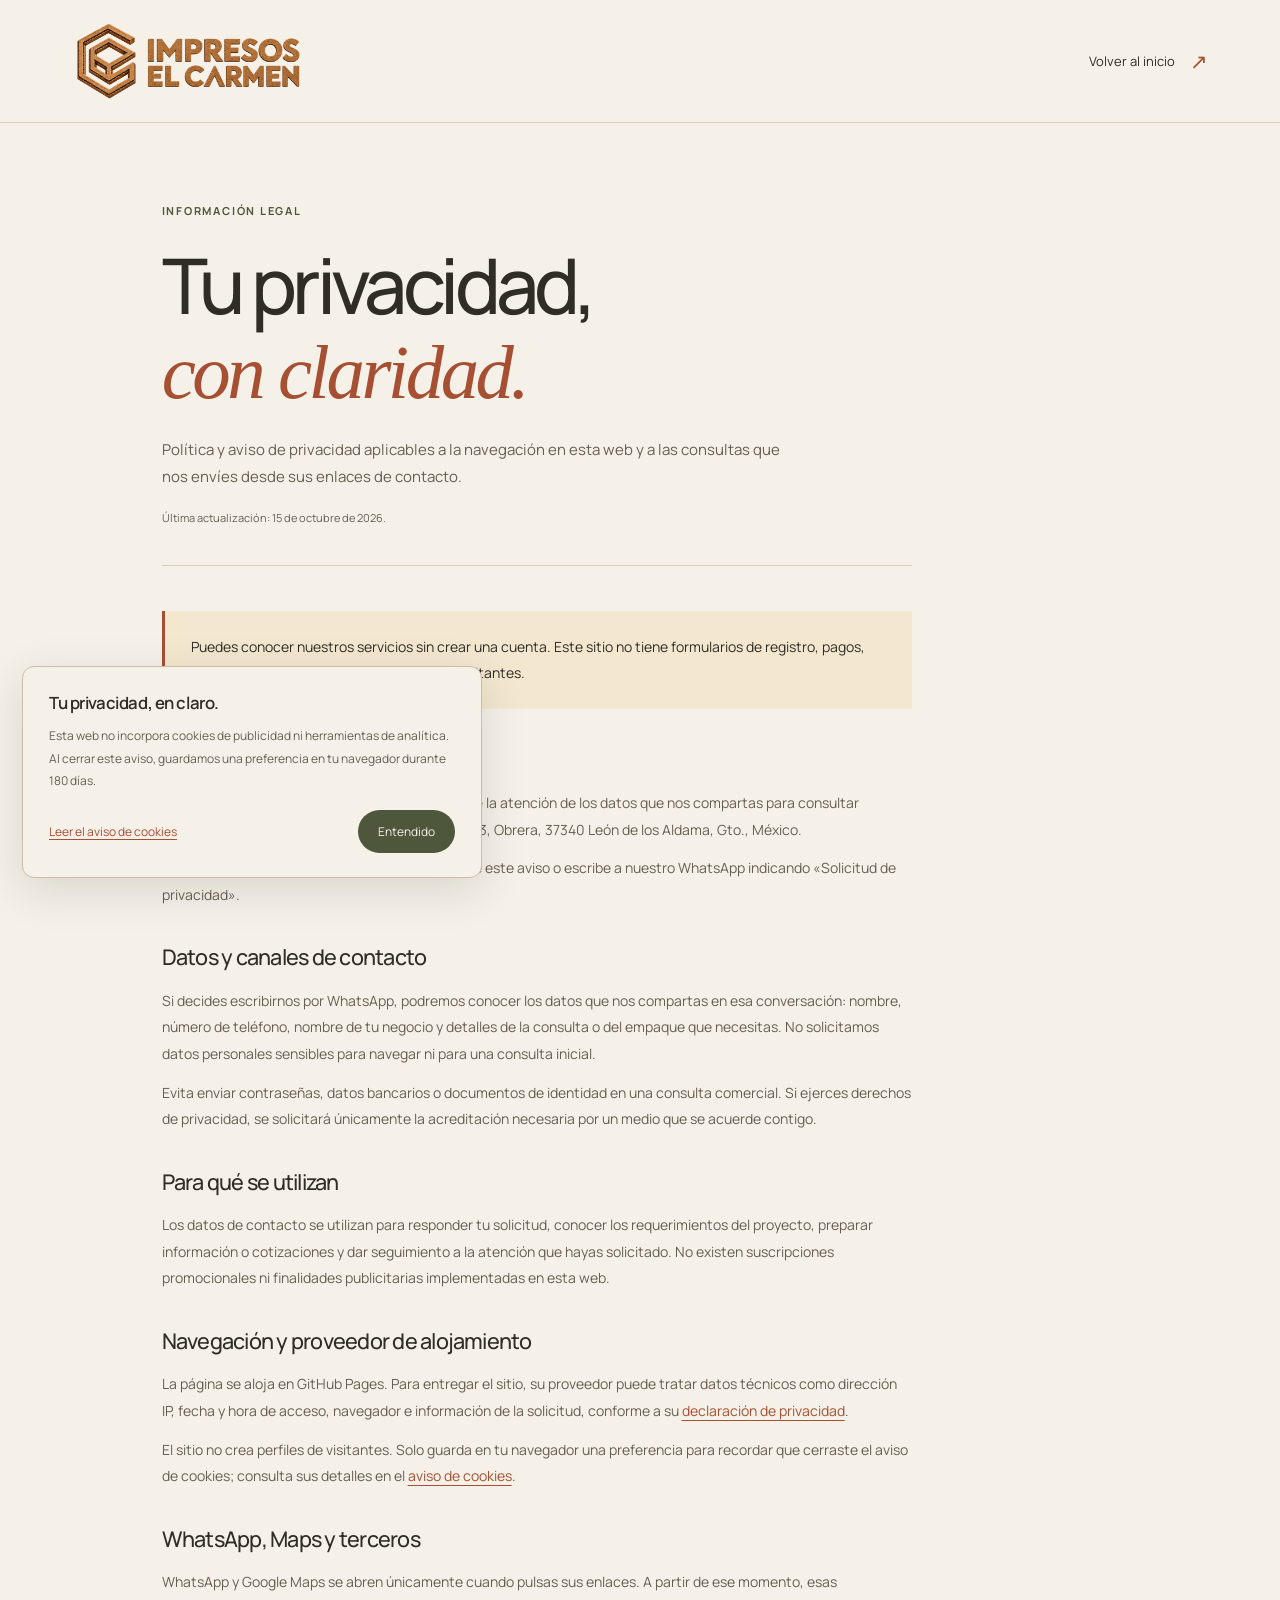
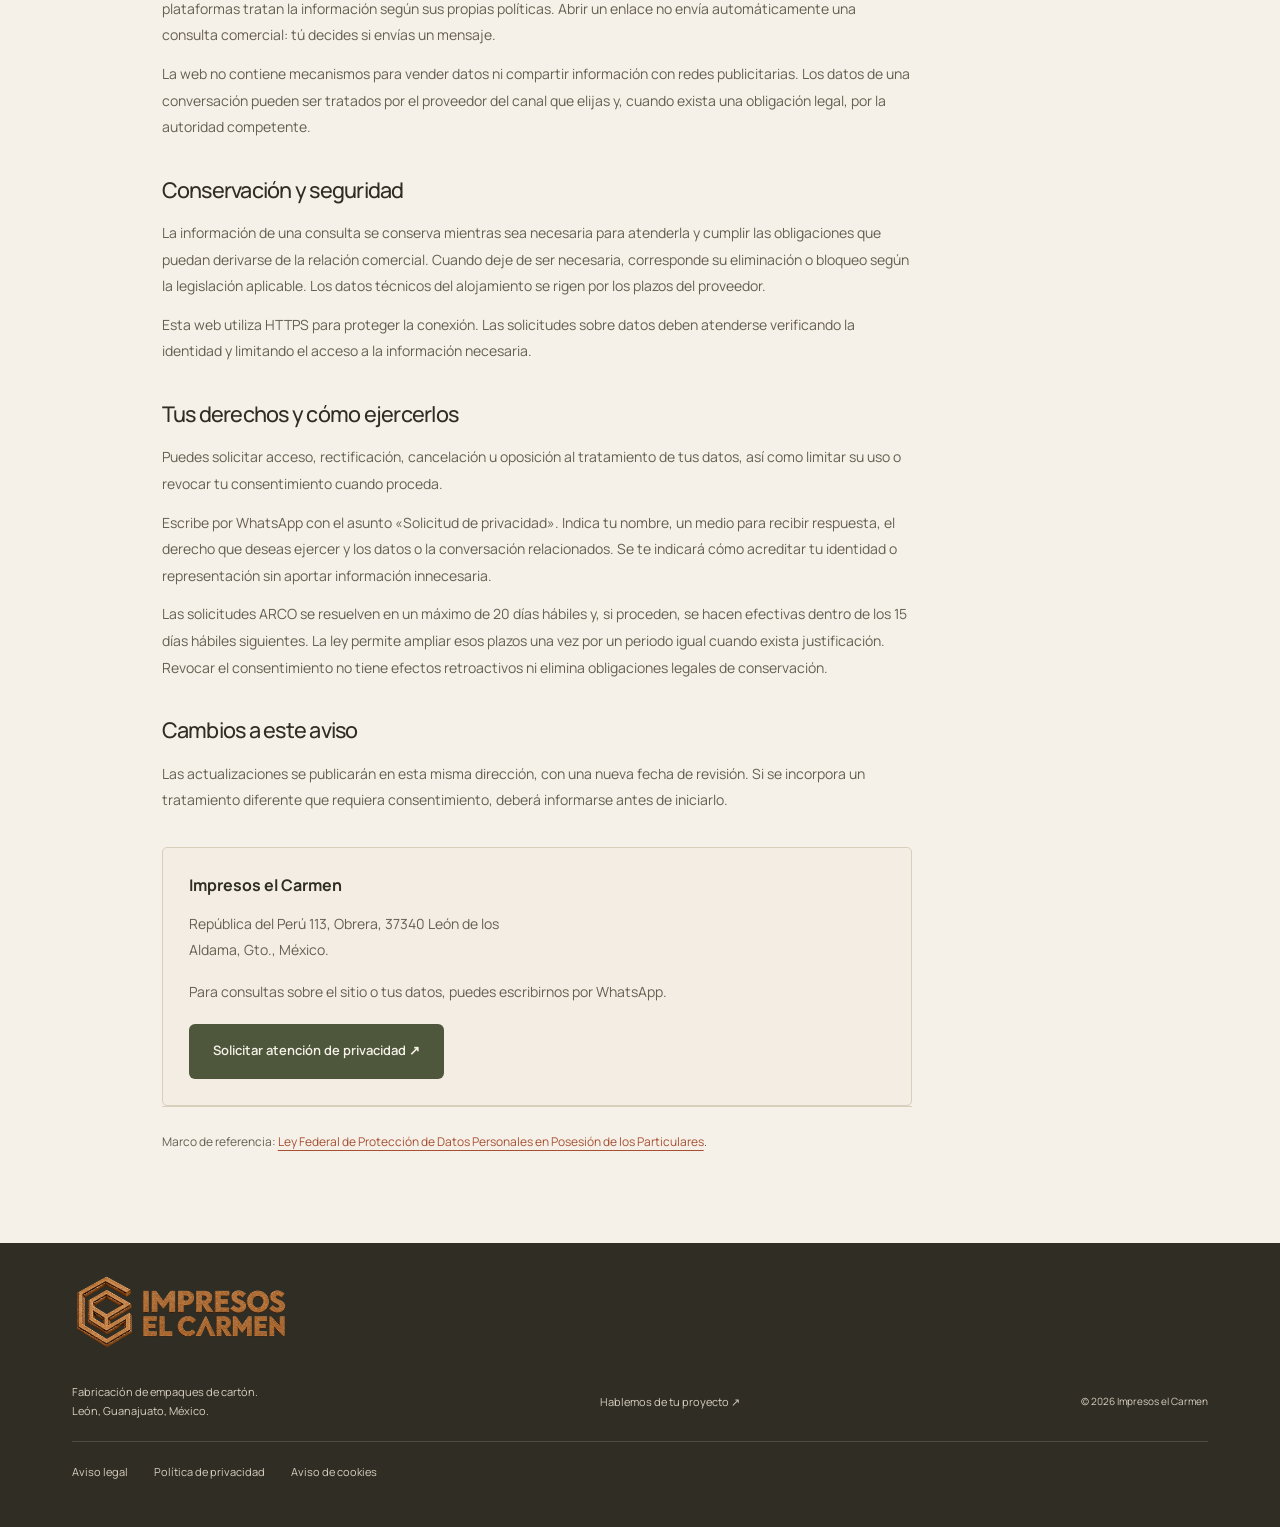
<file: privacidad.html>
<!doctype html>
<html lang="es">
<head>
  <meta charset="utf-8"><meta name="viewport" content="width=device-width,initial-scale=1">
  <title>Política y aviso de privacidad | Impresos el Carmen</title>
  <meta name="description" content="Conoce cómo se atienden tus datos de contacto, consultas y solicitudes de privacidad en el sitio de Impresos el Carmen.">
  <meta name="robots" content="index,follow"><meta name="theme-color" content="#f5f1e8"><meta name="referrer" content="strict-origin-when-cross-origin">
  <link rel="canonical" href="https://impresoselcarmen.com/privacidad.html">
  <meta property="og:title" content="Política y aviso de privacidad | Impresos el Carmen"><meta property="og:description" content="Conoce cómo se atienden tus datos de contacto, consultas y solicitudes de privacidad en el sitio de Impresos el Carmen."><meta property="og:type" content="website"><meta property="og:locale" content="es_MX"><meta property="og:site_name" content="Impresos el Carmen">
  <meta property="og:image" content="https://impresoselcarmen.com/assets/marca/logo-geometrico-transparente-cuadrado.webp"><meta property="og:image:alt" content="Logo de Impresos el Carmen">
  <meta name="twitter:card" content="summary"><meta name="twitter:title" content="Política y aviso de privacidad | Impresos el Carmen"><meta name="twitter:description" content="Conoce cómo se atienden tus datos de contacto, consultas y solicitudes de privacidad en el sitio de Impresos el Carmen.">
  <link rel="icon" href="/favicon.ico" sizes="16x16 32x32 48x48" type="image/x-icon"><link rel="icon" href="/favicon.png" sizes="192x192" type="image/png"><link rel="apple-touch-icon" href="/apple-touch-icon.png" sizes="180x180"><link rel="preload" href="/assets/fonts/Manrope.ttf" as="font" type="font/ttf" crossorigin>
  <link rel="stylesheet" href="/css/estilos.css"><link rel="stylesheet" href="/css/marca.css"><link rel="stylesheet" href="/css/legal.css">
  <script src="/js/site.js" defer></script>
</head>
<body class="legal-page">
  <a class="skip" href="#contenido">Ir al contenido</a>
  <header class="legal-header"><a href="/" aria-label="Impresos el Carmen, inicio"><img src="/assets/marca/logo-geometrico-transparente-horizontal.webp" alt="Impresos el Carmen" width="1600" height="533"></a><a href="/">Volver al inicio</a></header>
  <main id="contenido" class="legal-main"><div class="legal-intro"><span class="eyebrow">INFORMACIÓN LEGAL</span><h1>Tu privacidad,<br><em>con claridad.</em></h1><p>Política y aviso de privacidad aplicables a la navegación en esta web y a las consultas que nos envíes desde sus enlaces de contacto.</p><span class="legal-date">Última actualización: 15 de octubre de 2026.</span></div><div class="legal-content">
  <div class="legal-summary">Puedes conocer nuestros servicios sin crear una cuenta. Este sitio no tiene formularios de registro, pagos, herramientas de publicidad ni analítica de visitantes.</div>
  <section><h2>Responsable y domicilio</h2><p>Impresos el Carmen es el contacto responsable de la atención de los datos que nos compartas para consultar nuestros servicios. Domicilio: República del Perú 113, Obrera, 37340 León de los Aldama, Gto., México.</p><p>Para temas de privacidad utiliza el botón al final de este aviso o escribe a nuestro WhatsApp indicando «Solicitud de privacidad».</p></section>
  <section><h2>Datos y canales de contacto</h2><p>Si decides escribirnos por WhatsApp, podremos conocer los datos que nos compartas en esa conversación: nombre, número de teléfono, nombre de tu negocio y detalles de la consulta o del empaque que necesitas. No solicitamos datos personales sensibles para navegar ni para una consulta inicial.</p><p>Evita enviar contraseñas, datos bancarios o documentos de identidad en una consulta comercial. Si ejerces derechos de privacidad, se solicitará únicamente la acreditación necesaria por un medio que se acuerde contigo.</p></section>
  <section><h2>Para qué se utilizan</h2><p>Los datos de contacto se utilizan para responder tu solicitud, conocer los requerimientos del proyecto, preparar información o cotizaciones y dar seguimiento a la atención que hayas solicitado. No existen suscripciones promocionales ni finalidades publicitarias implementadas en esta web.</p></section>
  <section><h2>Navegación y proveedor de alojamiento</h2><p>La página se aloja en GitHub Pages. Para entregar el sitio, su proveedor puede tratar datos técnicos como dirección IP, fecha y hora de acceso, navegador e información de la solicitud, conforme a su <a href="https://docs.github.com/en/site-policy/privacy-policies/github-general-privacy-statement" target="_blank" rel="noopener noreferrer">declaración de privacidad</a>.</p><p>El sitio no crea perfiles de visitantes. Solo guarda en tu navegador una preferencia para recordar que cerraste el aviso de cookies; consulta sus detalles en el <a href="/cookies.html">aviso de cookies</a>.</p></section>
  <section><h2>WhatsApp, Maps y terceros</h2><p>WhatsApp y Google Maps se abren únicamente cuando pulsas sus enlaces. A partir de ese momento, esas plataformas tratan la información según sus propias políticas. Abrir un enlace no envía automáticamente una consulta comercial: tú decides si envías un mensaje.</p><p>La web no contiene mecanismos para vender datos ni compartir información con redes publicitarias. Los datos de una conversación pueden ser tratados por el proveedor del canal que elijas y, cuando exista una obligación legal, por la autoridad competente.</p></section>
  <section><h2>Conservación y seguridad</h2><p>La información de una consulta se conserva mientras sea necesaria para atenderla y cumplir las obligaciones que puedan derivarse de la relación comercial. Cuando deje de ser necesaria, corresponde su eliminación o bloqueo según la legislación aplicable. Los datos técnicos del alojamiento se rigen por los plazos del proveedor.</p><p>Esta web utiliza HTTPS para proteger la conexión. Las solicitudes sobre datos deben atenderse verificando la identidad y limitando el acceso a la información necesaria.</p></section>
  <section><h2>Tus derechos y cómo ejercerlos</h2><p>Puedes solicitar acceso, rectificación, cancelación u oposición al tratamiento de tus datos, así como limitar su uso o revocar tu consentimiento cuando proceda.</p><p>Escribe por WhatsApp con el asunto «Solicitud de privacidad». Indica tu nombre, un medio para recibir respuesta, el derecho que deseas ejercer y los datos o la conversación relacionados. Se te indicará cómo acreditar tu identidad o representación sin aportar información innecesaria.</p><p>Las solicitudes ARCO se resuelven en un máximo de 20 días hábiles y, si proceden, se hacen efectivas dentro de los 15 días hábiles siguientes. La ley permite ampliar esos plazos una vez por un periodo igual cuando exista justificación. Revocar el consentimiento no tiene efectos retroactivos ni elimina obligaciones legales de conservación.</p></section>
  <section><h2>Cambios a este aviso</h2><p>Las actualizaciones se publicarán en esta misma dirección, con una nueva fecha de revisión. Si se incorpora un tratamiento diferente que requiera consentimiento, deberá informarse antes de iniciarlo.</p></section>
  <div class="legal-contact-box"><strong>Impresos el Carmen</strong><address>República del Perú 113, Obrera, 37340 León de los Aldama, Gto., México.</address><p>Para consultas sobre el sitio o tus datos, puedes escribirnos por WhatsApp.</p><a class="button button-olive" href="https://wa.me/524771074210?text=Hola%2C%20quiero%20hacer%20una%20solicitud%20de%20privacidad." target="_blank" rel="noopener noreferrer">Solicitar atención de privacidad ↗</a></div>
  <p class="legal-note">Marco de referencia: <a href="https://www.diputados.gob.mx/LeyesBiblio/pdf/LFPDPPP.pdf" target="_blank" rel="noopener noreferrer">Ley Federal de Protección de Datos Personales en Posesión de los Particulares</a>.</p></div></main>
  <footer class="footer section-pad"><a class="legal-footer-brand" href="/" aria-label="Impresos el Carmen, inicio"><img class="closing-logo" src="/assets/marca/logo-geometrico-transparente-horizontal.webp" alt="Impresos el Carmen" width="1600" height="533" loading="lazy"></a><div class="footer-bottom"><span>Fabricación de empaques de cartón.<br>León, Guanajuato, México.</span><a href="/#contacto">Hablemos de tu proyecto ↗</a><small>© <span data-legal-year>2026</span> Impresos el Carmen</small></div><div class="legal-links" aria-label="Información legal"><a href="/aviso-legal.html">Aviso legal</a><a href="/privacidad.html">Política de privacidad</a><a href="/cookies.html">Aviso de cookies</a></div></footer>
  <section id="cookie-notice" class="cookie-notice" role="region" aria-labelledby="cookie-title" hidden><h2 id="cookie-title">Tu privacidad, en claro.</h2><p>Esta web no incorpora cookies de publicidad ni herramientas de analítica. Al cerrar este aviso, guardamos una preferencia en tu navegador durante 180 días.</p><div class="cookie-actions"><a href="/cookies.html">Leer el aviso de cookies</a><button type="button" data-cookie-dismiss>Entendido</button></div></section>
  <noscript><style>#cookie-notice{display:none}</style></noscript>
</body>
</html>
</file>
<file: css/estilos.css>
@font-face{font-family:Manrope;src:url('../assets/fonts/Manrope.ttf') format('truetype');font-weight:200 800;font-display:swap}
:root{--paper:#f5f1e8;--cream:#ece5d7;--ink:#302d25;--muted:#665f52;--rust:#a64f32;--terra:#b45c3e;--honey:#e9c784;--olive:#4e573b;--olive-dark:#3c452d;--line:#d7cebc;--ease:cubic-bezier(.22,1,.36,1);--gutter:clamp(24px,5.6vw,100px)}
*{box-sizing:border-box}html{scroll-behavior:smooth;scroll-padding-top:125px}body{margin:0;background:var(--paper);color:var(--ink);font-family:Manrope,Arial,sans-serif;font-size:16px;-webkit-font-smoothing:antialiased}::selection{background:var(--honey);color:var(--ink)}[hidden]{display:none!important}a{color:inherit;text-decoration:none}button{font:inherit;color:inherit;cursor:pointer}button,a{-webkit-tap-highlight-color:transparent}img{max-width:100%;display:block}h1,h2,h3,p,figure{margin:0}h1,h2,h3{font-weight:500}p{line-height:1.8}em,.serif{font-family:Georgia,'Times New Roman',serif;font-weight:400;font-style:italic;letter-spacing:-.045em}.icon-library{position:absolute;width:0;height:0;overflow:hidden}.icon{width:24px;height:24px;fill:none;stroke:currentColor;stroke-width:1.35;stroke-linecap:round;stroke-linejoin:round;flex-shrink:0}a:focus-visible,button:focus-visible,video:focus-visible{outline:3px solid var(--rust);outline-offset:6px}.skip{position:fixed;top:-100px;left:20px;background:var(--ink);color:var(--paper);z-index:100;padding:15px 22px}.skip:focus{top:20px}.section-pad{padding:105px var(--gutter)}.eyebrow{font-size:.6875rem;font-weight:700;letter-spacing:.16em;line-height:1.7}.section-top{border-top:1px solid var(--line);padding-top:22px;display:flex;justify-content:space-between;gap:30px;align-items:center;margin-bottom:65px}.section-note{font-size:.8125rem;color:var(--muted)}h2{font-size:clamp(2.7rem,4.5vw,4.9rem);line-height:1.12;letter-spacing:-.06em}h2 em{color:var(--rust)}.text-link{display:inline-flex;align-items:center;gap:17px;font-size:.8125rem;font-weight:600;min-height:44px}.text-link .icon{width:20px;height:20px;transition:transform .35s var(--ease)}.text-link:hover .icon{transform:translateX(5px)}.button{display:inline-flex;align-items:center;justify-content:center;gap:18px;min-height:55px;padding:17px 24px;border-radius:6px;font-size:.8125rem;font-weight:600;line-height:1.5;transition:background .3s,transform .35s var(--ease),box-shadow .3s}.button .icon{width:20px;height:20px}.button:hover{transform:translateY(-3px);box-shadow:0 9px 20px #302d2518}.button-olive{background:var(--olive);color:var(--paper)}.button-olive:hover{background:var(--olive-dark)}
.reading-progress{position:fixed;top:0;left:0;width:100%;height:3px;background:var(--rust);transform:scaleX(0);transform-origin:left;z-index:60}.header{height:106px;padding:12px var(--gutter);display:flex;justify-content:space-between;align-items:center;border-bottom:1px solid var(--line);gap:30px;position:sticky;top:0;background:#f5f1e8f5;backdrop-filter:blur(14px);z-index:40}.brand{flex-shrink:0}.header nav{display:flex;align-items:center;gap:38px;font-size:.8125rem}.header nav>a:not(.nav-contact){position:relative;padding:12px 0}.header nav>a:not(.nav-contact):after{content:'';height:1px;position:absolute;left:0;right:0;bottom:6px;background:var(--rust);transform:scaleX(0);transform-origin:left;transition:transform .35s}.header nav>a:hover:after{transform:scaleX(1)}.nav-contact{display:flex;align-items:center;gap:22px;padding:13px 18px;border:1px solid #b5aa93;border-radius:4px}.nav-contact .icon{width:19px;height:19px}.nav-contact:hover{background:var(--honey)}.menu-toggle{display:none}
.hero{display:grid;grid-template-columns:1.15fr 1fr;gap:5vw;align-items:center;padding-top:62px;padding-bottom:75px;min-height:calc(100svh - 106px);overflow:clip}.hero-copy{padding-bottom:10px;animation:arrive 1s var(--ease) both}.hero .eyebrow{display:flex;align-items:center;gap:10px;color:var(--olive);margin-bottom:26px}.status-dot{display:block;width:7px;height:7px;border-radius:50%;background:var(--olive);box-shadow:0 0 0 5px #4e573b0d;flex-shrink:0}.hero h1{font-size:clamp(3rem,5.65vw,6.1rem);line-height:1.11;letter-spacing:-.067em}.line{display:block}.hero h1 .serif{color:var(--rust);font-size:1.08em;line-height:1.07}.hero-description{max-width:430px;font-size:.9375rem;color:var(--muted);margin:30px 0}.hero-actions{display:flex;align-items:center;gap:26px;flex-wrap:wrap}.hero-actions .text-link{white-space:nowrap}.hero-footnote{display:flex;align-items:center;gap:14px;border-top:1px solid var(--line);padding-top:22px;margin-top:40px;max-width:430px;font-size:.6875rem;line-height:1.7;color:var(--muted)}.hero-footnote .icon{color:var(--rust);width:23px;height:23px}.hero-footnote strong{font-weight:500;color:var(--ink)}.hero-visual{position:relative;animation:arrive 1.25s var(--ease) .12s both;padding-bottom:24px;min-width:0}.logo-stage{position:relative;border-radius:48% 48% 8px 8px;background:#eddbb9;padding:42px 30px 26px;overflow:hidden;border:1px solid #dbc49c;isolation:isolate}.logo-stage:before{content:'';position:absolute;inset:18px;border:1px solid #aa774829;border-radius:48% 48% 0 0;z-index:-1}.logo-stage:after{content:'';width:80%;aspect-ratio:1;position:absolute;left:10%;top:15%;border-radius:50%;background:#f9edce;filter:blur(15px);z-index:-1}.stage-caption{display:block;text-align:center;font-size:.5625rem;letter-spacing:.18em;color:#706042;position:relative;z-index:2;padding-top:14px}.product-scene{width:100%;max-width:460px;margin:24px auto 10px;transform:translate(var(--px,0px),var(--py,0px)) rotate(var(--rotate,0deg));transition:transform 1.2s var(--ease)}.hero-emblem{animation:float 8s ease-in-out infinite}.stage-footer{display:flex;justify-content:space-between;align-items:center;gap:15px;padding:16px 10px 0;border-top:1px solid #a67a4936;color:#6b5739;font-size:.625rem;line-height:1.6}.stage-footer .icon{width:35px;height:35px;color:var(--rust)}.stage-lines{position:absolute;inset:70px 25px 95px;z-index:-1}.stage-lines span{position:absolute;inset:0;border:1px solid #b88b5930;border-radius:50%;transform:rotate(-25deg)}.stage-lines span:nth-child(2){inset:8%;transform:rotate(25deg)}.stage-lines span:nth-child(3){inset:16%}.hero-tag{position:absolute;left:-26px;bottom:0;display:flex;align-items:center;gap:13px;padding:17px 23px;background:var(--terra);color:#fff6e9;border-radius:4px;box-shadow:0 10px 24px #673d231b;font-size:.6875rem;line-height:1.6;transform:rotate(-3deg)}.hero-tag .icon{width:30px;height:30px}.hero-tag strong{font-weight:600}.brand-band{overflow:hidden;background:var(--honey);border-top:1px solid #b88f5635;border-bottom:1px solid #b88f5635;padding:20px 0}.band-track{display:flex;align-items:center;gap:42px;width:max-content;animation:ribbon 36s linear infinite;font-size:clamp(1rem,1.6vw,1.5rem);letter-spacing:-.035em}.band-track b{font-size:1.8rem;line-height:1;color:var(--rust);font-weight:400}.brand-band:hover .band-track{animation-play-state:paused}
.essence{padding-bottom:80px}.essence-grid{display:grid;grid-template-columns:1.1fr 1fr;gap:12vw;align-items:start}.essence-copy{max-width:480px;padding-top:7px}.essence-copy p{font-size:1rem}.essence-copy p+p{margin-top:20px;color:var(--muted);font-size:.9375rem}.essence-copy .text-link{margin-top:20px;color:var(--olive)}.purpose-grid{display:grid;grid-template-columns:1fr 1fr;margin-top:75px;gap:20px;scroll-margin-top:130px}.purpose{padding:40px 42px 35px;position:relative;overflow:hidden;border-radius:6px;display:flex;flex-direction:column}.purpose-mission{background:var(--rust);color:#fff4e8}.purpose-vision{background:var(--olive);color:#f4eddb}.purpose-top{display:flex;justify-content:space-between;align-items:center;gap:20px;margin-bottom:35px}.purpose-top .icon{width:30px;height:30px}.purpose h3{font-size:clamp(2.2rem,3.2vw,3.3rem);line-height:1.16;letter-spacing:-.045em;margin-bottom:27px}.purpose h3 em{color:#f5d28c}.purpose p{font-size:.875rem;line-height:1.85;max-width:490px}.purpose p+p{margin-top:17px}.purpose-line{height:40px;margin-top:auto;padding-top:28px;position:relative}.purpose-line:after{content:'';display:block;width:100%;height:1px;background:#ffffff35;transform:rotate(-5deg);transform-origin:left}.purpose-line:before{content:'';position:absolute;left:0;right:0;bottom:0;border-bottom:1px solid #ffffff35}
.services{padding-top:35px}.services-heading{display:flex;justify-content:space-between;align-items:end;gap:65px;margin-bottom:50px}.services-heading>p{font-size:.875rem;color:var(--muted);max-width:340px}.service-row{display:grid;grid-template-columns:50px 1.05fr 1fr 46px;align-items:center;gap:27px;padding:32px 0;border-top:1px solid var(--line);transition:background .4s,padding .4s}.service-row:last-child{border-bottom:1px solid var(--line)}.service-icon{width:35px;height:35px;color:var(--rust)}.service-row h3{font-size:clamp(1.3rem,1.9vw,1.9rem);letter-spacing:-.04em;line-height:1.45;max-width:350px}.service-row p{font-size:.875rem;color:var(--muted)}.service-row>a{display:flex;align-items:center;justify-content:center;width:44px;height:44px;border:1px solid #b9af9c;border-radius:50%;transition:background .3s,color .3s,border .3s}.service-row:hover{background:#e9c78420}.service-row>a:hover{background:var(--rust);color:var(--paper);border-color:var(--rust)}
.material-section{display:grid;grid-template-columns:1.2fr 1fr;min-height:570px}.material-image{overflow:hidden;min-height:100%;background:#dcc6a4}.material-image img{width:100%;height:100%;min-height:570px;object-fit:cover;object-position:center;transition:transform 1.8s var(--ease)}.material-image:hover img{transform:scale(1.04)}.material-copy{background:var(--olive);color:var(--paper);padding:70px clamp(35px,5vw,80px);position:relative;overflow:hidden}.material-copy .eyebrow{color:#e8d6ad}.material-copy h2{font-size:clamp(2.7rem,3.8vw,4.1rem);margin:38px 0 24px}.material-copy h2 em{color:var(--honey)}.material-copy p{font-size:.875rem;color:#e6e0d2;max-width:340px}.material-copy .text-link{margin-top:20px;color:var(--honey)}.material-seal{display:flex;align-items:center;gap:17px;border-top:1px solid #ffffff35;padding-top:25px;margin-top:45px;font-size:.6875rem;line-height:1.6}.material-seal .icon{width:35px;height:35px;color:var(--honey)}
.values{background:#eee8dc}.values-heading{display:flex;justify-content:space-between;gap:60px;align-items:end;margin-bottom:55px}.values-heading>p{font-size:.875rem;color:var(--muted)}.values-grid{display:grid;grid-template-columns:repeat(4,1fr);border-top:1px solid #cfc4af;border-left:1px solid #cfc4af}.value{padding:30px 24px 33px;border-right:1px solid #cfc4af;border-bottom:1px solid #cfc4af;position:relative;transition:background .4s,transform .4s}.value:nth-child(4n+1){background:#e9c78425}.value:nth-child(4n+2){background:#a64f3208}.value:nth-child(4n+3){background:#4e573b09}.value:hover{background:var(--paper)}.value>.icon{width:30px;height:30px;color:var(--rust);margin-bottom:25px;transition:transform .4s}.value:nth-child(2n)>.icon{color:var(--olive)}.value:hover>.icon{transform:translateY(-4px) rotate(-6deg)}.value h3{font-size:1rem;font-weight:600;line-height:1.5;letter-spacing:-.025em;margin-bottom:12px}.value p{font-size:.8125rem;color:var(--muted);line-height:1.8}
.contact{background:var(--paper)}.contact-grid{display:grid;grid-template-columns:1.15fr 1fr;gap:10vw;align-items:stretch}.contact-copy h2{font-size:clamp(3rem,5vw,5.2rem)}.contact-copy>p{font-size:.9375rem;color:var(--muted);margin:25px 0}.contact-copy .button{gap:15px}.phone-link{display:block;width:max-content;font-size:1.25rem;letter-spacing:.02em;margin-top:22px;border-bottom:1px solid #b9af9c;padding-bottom:5px}.location-card{background:#e9c7844d;border:1px solid #d3bb92;padding:38px 38px 32px;border-radius:100px 6px 6px 6px;display:flex;flex-direction:column;align-items:flex-start}.location-icon{width:40px;height:40px;color:var(--rust);margin:0 0 35px auto}.location-card>.eyebrow{color:var(--rust)}.location-card h3{font-size:clamp(2.6rem,3.4vw,3.8rem);letter-spacing:-.05em;line-height:1.13;margin:23px 0 27px}.location-card h3 em{color:var(--rust)}address{font-style:normal;font-size:.875rem;line-height:1.9;max-width:350px;color:var(--muted)}.location-card .text-link{margin-top:auto;padding-top:25px;color:var(--olive);font-size:.75rem}.location-card .text-link .icon{width:18px;height:18px}.footer{background:#302d25;color:#f1eadb;padding-top:55px;padding-bottom:40px}.footer-top{display:flex;align-items:center;justify-content:space-between;gap:40px;padding-bottom:45px;border-bottom:1px solid #ffffff2b}.footer-logo-wrap{padding:0;background:transparent;border-radius:0}.footer-top>p{font-size:1.5rem;letter-spacing:-.03em;line-height:1.5;margin-left:auto}.footer-top>p em{color:var(--honey);font-size:1.14em}.back-top{width:48px;height:48px;display:flex;justify-content:center;align-items:center;border:1px solid #ffffff50;border-radius:50%;margin-left:30px}.back-top .icon{transform:rotate(-90deg)}.back-top:hover{background:var(--rust)}.footer-bottom{display:flex;justify-content:space-between;align-items:end;gap:35px;padding-top:30px;font-size:.6875rem;line-height:1.8;color:#d8cfbf}.footer-bottom>div{display:flex;gap:25px;flex-wrap:wrap}.footer-bottom a:hover{color:var(--honey)}.footer-bottom small{font-size:.625rem}.whatsapp-float{position:fixed;right:24px;bottom:22px;z-index:45;display:flex;align-items:center;gap:10px;background:var(--olive);color:var(--paper);padding:15px 18px;border-radius:50px;box-shadow:0 5px 25px #302d2530;border:1px solid #f5f1e840;font-size:.75rem;transition:transform .3s,background .3s}.whatsapp-float .icon{width:23px;height:23px}.whatsapp-float:hover{transform:translateY(-4px);background:var(--olive-dark)}.video-section{background:var(--cream);display:grid;grid-template-columns:1.3fr 1fr;gap:50px;align-items:center}.video-section video{display:block;width:100%;max-height:600px;background:var(--ink)}.film-copy h2{margin:20px 0}.film-copy p{font-size:.875rem;color:var(--muted)}.project-list{display:grid;grid-template-columns:1fr 1fr;gap:35px}.project-item img{width:100%;aspect-ratio:4/3;object-fit:cover}.project-item h3{font-size:1.35rem;margin:20px 0 8px}.project-item p{font-size:.875rem;color:var(--muted)}
.js-motion .reveal{opacity:0;transform:translateY(25px);transition:opacity .9s var(--ease),transform .9s var(--ease)}.js-motion .reveal.visible{opacity:1;transform:translateY(0)}
@keyframes arrive{from{opacity:0;transform:translateY(20px)}to{opacity:1;transform:translateY(0)}}@keyframes float{0%,100%{transform:translateY(0)}50%{transform:translateY(-8px)}}@keyframes ribbon{to{transform:translateX(-50%)}}
@media(min-width:1700px){.hero{gap:7vw}.hero h1{font-size:6.8rem}.logo-stage{max-width:620px;margin-left:auto}.hero-description{max-width:470px;font-size:1rem}}
@media(max-width:1100px){.hero{gap:35px;padding-top:50px;padding-bottom:60px}.hero h1{font-size:clamp(3rem,5.7vw,4.2rem)}.hero-actions{gap:15px}.hero-description{font-size:.875rem}.hero-footnote{margin-top:25px}.logo-stage{padding:35px 18px 25px}.stage-caption{font-size:.5rem}.product-scene{margin-top:24px}.hero-tag{left:-15px;padding:14px 18px;font-size:.625rem}.purpose{padding:32px}.essence-grid{gap:7vw}.contact-grid{gap:6vw}.material-copy{padding:55px 35px}.values-grid{grid-template-columns:repeat(2,1fr)}.value{padding:30px}.header nav{gap:25px}.section-pad{padding-top:85px;padding-bottom:85px}.hero{padding-top:50px;padding-bottom:65px}.services{padding-top:25px}.service-row{grid-template-columns:40px 1fr 1fr 44px;gap:20px}.location-card{padding:32px}.footer{padding-top:50px;padding-bottom:35px}}
@media(max-width:1000px){.header{height:94px}.menu-toggle{display:flex;align-items:center;gap:14px;padding:13px 0;border:0;background:transparent;font-size:.8125rem}.menu-toggle>span{width:23px;display:flex;flex-direction:column;gap:6px}.menu-toggle i{width:23px;height:1px;background:var(--ink);transition:transform .3s}.menu-toggle[aria-expanded=true] i:first-child{transform:translateY(3.5px) rotate(45deg)}.menu-toggle[aria-expanded=true] i:last-child{transform:translateY(-3.5px) rotate(-45deg)}.header nav{display:none;position:absolute;top:94px;left:0;right:0;padding:20px var(--gutter) 28px;background:var(--paper);border-bottom:1px solid var(--line);box-shadow:0 15px 30px #302d2510;flex-direction:column;align-items:stretch;gap:3px}.header nav.open{display:flex}.header nav>a:not(.nav-contact){padding:16px 0}.header .nav-contact{margin-top:10px;justify-content:space-between}.hero{min-height:auto}.hero h1{font-size:5.8vw}.hero-actions .button{font-size:.75rem;padding:15px 18px;gap:12px}.hero-actions .text-link{font-size:.75rem}.hero-footnote{font-size:.625rem}.purpose h3{font-size:2.4rem}.purpose p{font-size:.8125rem}.services-heading>p{max-width:285px}.material-section{grid-template-columns:1fr 1fr}.material-copy h2{font-size:3rem}.footer-top>p{font-size:1.15rem}.footer-logo-wrap{padding:0}.back-top{margin-left:0}.footer-bottom{gap:25px}.footer-bottom>div{gap:15px}}
@media(max-width:760px){html{scroll-padding-top:110px}.section-pad{padding:65px var(--gutter)}.section-top{align-items:flex-start;margin-bottom:38px;gap:20px;padding-top:19px}.section-note{max-width:155px;text-align:right;font-size:.6875rem}.eyebrow{font-size:.625rem;letter-spacing:.13em}h2{font-size:clamp(2.6rem,7.8vw,3.6rem)}.hero{grid-template-columns:1fr;gap:40px;padding-top:40px;padding-bottom:50px}.hero-copy{padding:0}.hero .eyebrow{font-size:.5625rem;letter-spacing:.1em;margin-bottom:24px}.hero h1{font-size:clamp(2.55rem,10.5vw,4.8rem);line-height:1.13}.hero-description{font-size:.875rem;max-width:490px;margin:25px 0}.hero-actions{gap:14px 22px}.hero-actions .button{font-size:.75rem;padding:16px 20px}.hero-actions .text-link{font-size:.75rem}.hero-footnote{margin-top:25px;padding-top:18px}.hero-visual{width:100%;max-width:470px;margin:auto;padding-bottom:23px}.logo-stage{padding:28px 25px 22px}.stage-caption{padding-top:10px;font-size:.5rem}.product-scene{max-width:350px;margin:23px auto 10px}.stage-footer{padding-top:15px}.hero-tag{left:-7px;bottom:0;font-size:.625rem;padding:13px 18px}.brand-band{padding:17px 0}.band-track{gap:27px;font-size:1.1rem}.band-track b{font-size:1.4rem}.essence-grid{grid-template-columns:1fr;gap:30px}.essence-copy{padding:0;max-width:none}.essence-copy p{font-size:.9375rem}.essence-copy p+p{font-size:.875rem}.purpose-grid{grid-template-columns:1fr;gap:16px;margin-top:45px}.purpose{padding:30px}.purpose-top{margin-bottom:27px}.purpose h3{font-size:2.6rem;margin-bottom:25px}.purpose p{font-size:.875rem}.purpose-line{margin-top:15px}.essence{padding-bottom:40px}.services{padding-top:20px}.services-heading{display:block;margin-bottom:35px}.services-heading>p{font-size:.8125rem;margin-top:25px;max-width:none}.service-row{grid-template-columns:36px 1fr 42px;gap:12px 18px;padding:28px 0;align-items:start}.service-row h3{font-size:1.3rem;max-width:300px}.service-icon{width:28px;height:28px;margin-top:4px}.service-row p{grid-column:2;grid-row:2;font-size:.8125rem}.service-row>a{grid-column:3;grid-row:1;width:40px;height:40px}.material-section{grid-template-columns:1fr;min-height:0}.material-image img{height:380px;min-height:0;object-position:center}.material-copy{padding:48px var(--gutter)}.material-copy h2{font-size:3.1rem;margin-top:28px}.material-copy p{max-width:430px}.material-seal{margin-top:30px}.values-heading{display:block;margin-bottom:35px}.values-heading>p{margin-top:23px;font-size:.8125rem}.value{padding:25px 20px}.value h3{font-size:.9375rem}.value p{font-size:.75rem}.value>.icon{margin-bottom:20px;width:27px;height:27px}.contact-grid{grid-template-columns:1fr;gap:40px}.contact-copy h2{font-size:clamp(3rem,10vw,4.2rem)}.contact-copy>p{font-size:.875rem}.contact-copy .button{font-size:.75rem;padding:16px 19px;gap:12px}.phone-link{font-size:1.1rem}.location-card{padding:30px;border-top-left-radius:70px}.location-icon{margin-bottom:25px}.location-card h3{font-size:3.1rem}.location-card .text-link{margin-top:5px}.footer{padding-top:40px;padding-bottom:95px}.footer-top{flex-wrap:wrap;gap:30px 20px;padding-bottom:30px}.footer-logo-wrap{padding:0}.footer-top>p{order:3;width:100%;font-size:1.3rem}.back-top{margin-left:auto;width:43px;height:43px}.footer-bottom{align-items:start;flex-direction:column;gap:22px;font-size:.6875rem;padding-top:25px}.footer-bottom small{font-size:.625rem}.whatsapp-float{right:18px;bottom:17px;padding:13px 15px;font-size:.6875rem}.whatsapp-float .icon{width:22px;height:22px}.video-section{grid-template-columns:1fr;gap:30px}.project-list{grid-template-columns:1fr}}
@media(max-width:360px){.hero h1{font-size:10.4vw}.hero-actions{align-items:flex-start;flex-direction:column;gap:6px}.values-grid{grid-template-columns:1fr}.value{padding:27px}.value p{font-size:.8125rem}.service-row{grid-template-columns:28px 1fr 38px;gap:12px}.service-row h3{font-size:1.15rem}.purpose{padding:25px}.purpose h3{font-size:2.2rem}.location-card{padding:25px}.location-card h3{font-size:2.8rem}.contact-copy .button{padding:15px;font-size:.6875rem}.footer-logo-wrap{padding:0}.back-top{width:38px;height:38px}.stage-caption{font-size:.4375rem}}
h1,h2,h3,p,address{overflow-wrap:anywhere}.hero-copy,.hero-visual,.purpose,.value,.service-row>*{min-width:0}.values-grid{grid-template-columns:repeat(4,minmax(0,1fr))}.button,.text-link{max-width:100%}.hero-visual{padding-bottom:80px}.product-scene{max-width:410px}.stage-caption{font-size:.625rem}.hero-tag{bottom:0}
@media(max-width:1100px){.values-grid{grid-template-columns:repeat(2,minmax(0,1fr))}.stage-caption{font-size:.5rem}}
@media(max-width:760px){.hero-visual{padding-bottom:72px}.product-scene{max-width:350px}.stage-caption{font-size:.5rem}.hero-tag{bottom:0}.hero-actions .text-link{white-space:normal}.location-card .text-link{flex-wrap:wrap}.contact-copy .button{flex-wrap:wrap}.value{min-width:0}}
@media(max-width:360px){.values-grid{grid-template-columns:1fr}.stage-caption{font-size:.4375rem}}
@media(prefers-reduced-motion:reduce){html{scroll-behavior:auto}*,*:before,*:after{animation:none!important;transition:none!important}.js-motion .reveal{opacity:1;transform:none}.product-scene{transform:none!important}}
</file>
<file: css/marca.css>
.brand-logo{width:238px;height:auto;display:block}
.hero-emblem{width:100%;height:auto;object-fit:contain;display:block}
.closing-logo{width:245px;height:auto;display:block}
@media(max-width:1000px){.brand-logo{width:215px}}
@media(max-width:600px){.brand-logo{width:178px}.closing-logo{width:215px}}
</file>
<file: css/movimiento.css>
.header{display:grid;grid-template-columns:1fr auto 1fr;gap:25px;height:108px;border-bottom:1px solid transparent;background:#f5f1e8ed;transition:background .45s,box-shadow .45s,border-color .45s}.brand{justify-self:start}.header.is-scrolled{background:#f5f1e8fa;border-color:#d7cebc80;box-shadow:0 7px 28px #302d2508}.header .brand-logo{transform-origin:left center;transition:transform .6s var(--ease)}.header.is-scrolled .brand-logo{transform:scale(.96)}.header #navegacion{display:flex;position:relative;gap:3px;padding:6px;border:1px solid #d6cbb7;border-radius:50px;background:#ebe4d5a6;isolation:isolate;font-size:.75rem;box-shadow:inset 0 1px 0 #ffffff60}.header #navegacion>a{display:flex;align-items:center;justify-content:center;position:relative;padding:12px 17px;min-height:43px;border-radius:50px;line-height:1.3;white-space:nowrap;transition:color .4s,background .35s;z-index:1}.header #navegacion>a:after{display:none}.header #navegacion>a:hover{background:#a64f320b;color:var(--rust)}.header #navegacion>a[aria-current="location"]{color:var(--paper)}.header #navegacion>a[aria-current="location"]:hover{background:transparent}.nav-indicator{position:absolute;left:0;top:6px;bottom:6px;z-index:0;width:var(--tab-width,0px);transform:translateX(var(--tab-left,6px));background:var(--rust);border-radius:50px;box-shadow:0 3px 8px #673d2312;opacity:var(--tab-opacity,0);transition:transform .65s var(--ease),width .65s var(--ease),opacity .35s}.header #navegacion>.mobile-contact{display:none}.header-contact{justify-self:end;display:flex;align-items:center;gap:20px;padding:14px 19px;border-radius:50px;background:var(--olive);color:var(--paper);font-size:.75rem;font-weight:600;line-height:1.4;transition:background .35s,box-shadow .35s,transform .4s var(--ease)}.header-contact .icon{width:19px;height:19px;transition:transform .4s var(--ease)}.header-contact:hover{background:var(--olive-dark);box-shadow:0 6px 18px #302d2515}.header-contact:hover .icon{transform:translate(3px,-3px)}.header-contact[aria-current="location"]{background:var(--rust)}.header .menu-toggle{display:none}.footer-logo-wrap{padding:0;background:transparent;border:0;border-radius:0}.footer .closing-logo{width:275px}
.hero-copy{animation:none}.hero-copy>.eyebrow{animation:soft-in .9s var(--ease) both}.hero h1 .line{animation:heading-in 1.15s var(--ease) both}.hero h1 .line:nth-child(1){animation-delay:.08s}.hero h1 .line:nth-child(2){animation-delay:.19s}.hero h1 .line:nth-child(3){animation-delay:.3s}.hero-description{animation:soft-in 1s var(--ease) .38s both}.hero-actions{animation:soft-in 1s var(--ease) .48s both}.hero-footnote{animation:soft-in 1s var(--ease) .58s both}.hero-visual{animation:stage-in 1.4s var(--ease) .12s both}.stage-lines span{animation:contour-turn 42s ease-in-out infinite}.stage-lines span:nth-child(2){animation-direction:reverse;animation-duration:36s}.stage-lines span:nth-child(3){animation-duration:30s}.hero-tag{animation:tag-drift 7s ease-in-out infinite}.status-dot{animation:quiet-pulse 4s ease-in-out infinite}.button{transform:translate3d(var(--mag-x,0px),calc(var(--mag-y,0px) - var(--hover-lift,0px)),0);transition:background .35s,transform .55s var(--ease),box-shadow .4s}.button:hover{--hover-lift:3px;transform:translate3d(var(--mag-x,0px),calc(var(--mag-y,0px) - var(--hover-lift,0px)),0)}.button .icon{transition:transform .5s var(--ease)}.button:hover .icon:last-child{transform:translate(3px,-3px)}.text-link{position:relative}.text-link:after{content:'';position:absolute;height:1px;left:0;right:38px;bottom:3px;background:currentColor;transform:scaleX(0);transform-origin:left;transition:transform .5s var(--ease)}.text-link:hover:after{transform:scaleX(1)}.js-motion .reveal{transform:translateY(32px);transition:opacity 1s var(--ease),transform 1s var(--ease);transition-delay:var(--reveal-delay,0ms)}.js-motion .reveal.visible{transform:translateY(0)}.purpose-grid>.purpose:nth-child(2){--reveal-delay:120ms}.purpose-top>.icon{transition:transform .7s var(--ease)}.purpose:hover .purpose-top>.icon{transform:rotate(-12deg) scale(1.1)}.purpose-line:after{transform:rotate(-5deg) scaleX(0);transition:transform 1.3s var(--ease) .2s;transform-origin:left}.purpose.visible .purpose-line:after,html:not(.js-motion) .purpose-line:after{transform:rotate(-5deg) scaleX(1)}.service-row{position:relative;border-top-color:transparent}.service-row:before{content:'';position:absolute;left:0;right:0;top:0;height:1px;background:var(--line);transform:scaleX(0);transform-origin:left;transition:transform 1.3s var(--ease)}.service-row.visible:before,html:not(.js-motion) .service-row:before{transform:scaleX(1)}.service-row .service-icon{transition:transform .65s var(--ease)}.service-row:hover .service-icon{transform:rotate(-8deg) translateY(-3px)}.service-row>a .icon{transition:transform .4s var(--ease)}.service-row>a:hover .icon{transform:rotate(8deg)}.material-image img{transform:translateY(var(--material-offset,0px)) scale(1.06);transition:transform 1.2s var(--ease)}.material-image:hover img{transform:translateY(var(--material-offset,0px)) scale(1.1)}.js-motion .value>.icon{stroke-dasharray:95;stroke-dashoffset:95;transition:stroke-dashoffset 1.6s var(--ease),transform .5s var(--ease);transition-delay:var(--reveal-delay,0ms)}.js-motion .value.visible>.icon{stroke-dashoffset:0}.location-icon{transition:transform .65s var(--ease)}.location-card:hover .location-icon{transform:translateY(-6px) rotate(-6deg)}.location-card .text-link:after{right:40px}.whatsapp-float{animation:contact-arrive 1.1s var(--ease) .8s both;transition:transform .5s var(--ease),box-shadow .4s,background .4s}.whatsapp-float .icon{transition:transform .5s var(--ease)}.whatsapp-float:hover .icon{transform:rotate(-9deg)}.whatsapp-float:hover{box-shadow:0 8px 25px #302d2530}.back-top .icon{transition:transform .5s var(--ease)}.back-top:hover .icon{transform:rotate(-90deg) translateX(4px)}
@keyframes soft-in{from{opacity:0;transform:translateY(17px)}to{opacity:1;transform:translateY(0)}}@keyframes heading-in{from{opacity:0;transform:translateY(25px);clip-path:inset(0 0 100% 0)}to{opacity:1;transform:translateY(0);clip-path:inset(-15% -5% -15% -5%)}}@keyframes stage-in{from{opacity:0;transform:translateY(28px) scale(.97)}to{opacity:1;transform:translateY(0) scale(1)}}@keyframes contour-turn{0%,100%{transform:rotate(-25deg) scale(1)}50%{transform:rotate(30deg) scale(.94)}}@keyframes tag-drift{0%,100%{transform:rotate(-3deg) translateY(0)}50%{transform:rotate(-1deg) translateY(-5px)}}@keyframes quiet-pulse{0%,100%{box-shadow:0 0 0 4px #4e573b0d}50%{box-shadow:0 0 0 8px #4e573b03}}@keyframes contact-arrive{from{opacity:0;transform:translateY(15px)}to{opacity:1;transform:translateY(0)}}
@media(max-width:1200px){.header{gap:18px}.header .brand-logo{width:215px}.header #navegacion>a{padding:11px 14px;font-size:.6875rem}.header-contact{padding:14px 17px;gap:15px}.footer .closing-logo{width:245px}}
@media(max-width:1000px){.header{height:94px;grid-template-columns:1fr auto auto;gap:15px}.header #navegacion{display:flex;position:absolute;top:calc(100% - 2px);left:var(--gutter);right:var(--gutter);flex-direction:column;gap:5px;padding:17px;border-radius:18px;border:1px solid var(--line);background:var(--paper);box-shadow:0 20px 35px #302d2515;opacity:0;visibility:hidden;transform:translateY(-9px);pointer-events:none;transition:opacity .35s,transform .45s var(--ease),visibility .35s}.header #navegacion.open{opacity:1;visibility:visible;transform:translateY(0);pointer-events:auto}.header #navegacion .nav-indicator{display:none}.header #navegacion>a{justify-content:space-between;padding:16px 20px;border-radius:10px;font-size:.875rem;opacity:0;transform:translateX(-12px);transition:opacity .3s,transform .5s var(--ease),background .3s,color .3s}.header #navegacion.open>a{opacity:1;transform:translateX(0);transition-delay:var(--menu-delay,0ms)}.header #navegacion>a[aria-current="location"]{background:#e9c78470;color:var(--rust)}.header #navegacion>.mobile-contact{display:flex;margin-top:10px;background:var(--olive);color:var(--paper)}.header .menu-toggle{display:flex;align-items:center;gap:13px;padding:13px 17px;border:1px solid #c9bda7;border-radius:40px;background:transparent;font-size:.75rem}.header .menu-toggle>span{width:auto;display:block}.header .menu-toggle>.menu-lines{display:flex;width:20px;flex-direction:column;gap:6px}.header .menu-toggle i{width:20px;height:1px;transition:transform .45s var(--ease)}.header .menu-toggle[aria-expanded=true]{background:var(--honey);border-color:var(--honey)}.header-contact{padding:13px 17px;gap:13px;font-size:.6875rem}.header .brand-logo{width:215px}.hero h1 .line{clip-path:none}}
@media(max-width:600px){.header{gap:14px;height:90px}.header .brand-logo{width:178px}.header-contact{display:none}.header{grid-template-columns:1fr auto}.header .menu-toggle{font-size:.6875rem;padding:12px 14px;gap:10px}.header #navegacion{left:18px;right:18px}.footer .closing-logo{width:235px}.material-image img{transform:none}.material-image:hover img{transform:scale(1.035)}}
@media(max-width:360px){.header .brand-logo{width:160px}.header .menu-toggle{padding:12px}.header .menu-toggle .menu-label{display:none}.footer .closing-logo{width:210px}}
@media(prefers-reduced-motion:reduce){*,*:before,*:after{animation:none!important;transition:none!important}.js-motion .reveal{transform:none;opacity:1}.js-motion .value>.icon{stroke-dashoffset:0}.hero h1 .line{clip-path:none}.material-image img{transform:none}.hero-tag{transform:rotate(-3deg)}.button{transform:none!important}}
</file>
<file: css/legal.css>
.legal-links{display:flex;flex-wrap:wrap;align-items:center;gap:15px 26px;border-top:1px solid #ffffff26;margin-top:28px;padding-top:22px;color:#d8cfbf;font-size:.6875rem;line-height:1.8}.legal-links a:hover{color:var(--honey)}.legal-header{position:relative;display:flex;justify-content:space-between;align-items:center;padding:22px var(--gutter);gap:25px;border-bottom:1px solid var(--line)}.legal-header img{width:235px;height:auto}.legal-header>a:last-child{display:inline-flex;align-items:center;gap:15px;min-height:44px;font-size:.8125rem}.legal-header>a:last-child:after{content:'↗';font-size:1.3rem;color:var(--rust)}.legal-main{max-width:1100px;margin:0 auto;padding:75px var(--gutter) 90px}.legal-intro{max-width:750px;border-bottom:1px solid var(--line);padding-bottom:40px;margin-bottom:45px;animation:legal-arrive .9s var(--ease) both}.legal-intro>.eyebrow{color:var(--olive)}.legal-intro h1{font-size:clamp(2.8rem,6vw,5rem);line-height:1.1;letter-spacing:-.06em;margin:22px 0 20px;overflow-wrap:anywhere}.legal-intro h1 em{color:var(--rust)}.legal-intro>p{max-width:620px;color:var(--muted);font-size:.9375rem}.legal-date{display:block;margin-top:20px;font-size:.6875rem;color:var(--muted)}.legal-summary{background:#e9c78440;border-left:3px solid var(--rust);padding:23px 26px;margin-bottom:35px;color:var(--ink);font-size:.875rem;line-height:1.85}.legal-content{max-width:750px}.legal-content section{margin-bottom:33px}.legal-content h2{font-size:1.35rem;letter-spacing:-.035em;line-height:1.5;margin-bottom:14px}.legal-content p,.legal-content li{font-size:.875rem;line-height:1.9;color:var(--muted)}.legal-content p+p{margin-top:12px}.legal-content ul{padding-left:22px}.legal-content li+li{margin-top:8px}.legal-content a:not(.button){color:var(--rust);text-decoration:underline;text-underline-offset:4px;overflow-wrap:anywhere}.legal-content .button{margin-top:18px}.legal-contact-box{border:1px solid var(--line);padding:26px;border-radius:5px;background:#ece5d755}.legal-contact-box address{font-size:.875rem;margin:15px 0}.legal-table-wrap{overflow:auto;border:1px solid var(--line);margin:20px 0}.legal-table{border-collapse:collapse;width:100%;font-size:.8125rem;line-height:1.8;text-align:left}.legal-table th,.legal-table td{padding:16px 18px;border-bottom:1px solid var(--line);vertical-align:top;overflow-wrap:anywhere}.legal-table th{font-weight:600;background:#e9c78440}.legal-table tr:last-child td{border-bottom:0}.legal-page .footer{padding-top:32px;padding-bottom:45px}.legal-page .footer-bottom{padding-top:0;align-items:center}.legal-page .legal-links{padding-top:20px;margin-top:20px}.legal-page .footer .closing-logo{width:220px}.legal-page .legal-footer-brand{display:inline-block;margin-bottom:28px}.legal-note{padding-top:24px;border-top:1px solid var(--line);font-size:.75rem!important}.cookie-notice{position:fixed;left:22px;bottom:22px;z-index:80;max-width:460px;width:calc(100% - 44px);padding:24px 26px;border:1px solid #cbbda6;border-radius:12px;background:#f5f1e8;box-shadow:0 12px 45px #302d2524;animation:cookie-arrive .6s var(--ease) both}.cookie-notice h2{font-size:1.05rem;font-weight:600;letter-spacing:-.025em;margin-bottom:11px;line-height:1.4}.cookie-notice p{color:var(--muted);font-size:.75rem;line-height:1.85}.cookie-notice a{color:var(--rust);text-decoration:underline;text-underline-offset:3px}.cookie-actions{display:flex;justify-content:space-between;align-items:center;gap:18px;margin-top:18px;font-size:.75rem}.cookie-actions button{border:0;padding:11px 20px;border-radius:30px;background:var(--olive);color:var(--paper);font-size:.75rem;min-height:43px}.cookie-actions button:hover{background:var(--olive-dark)}.cookie-reset{border:1px solid var(--line);border-radius:5px;background:transparent;padding:14px 20px;font-size:.8125rem;min-height:45px;margin-top:18px}.cookie-reset:hover{background:var(--honey)}.cookie-actions button:focus-visible,.cookie-reset:focus-visible{outline:3px solid var(--rust);outline-offset:4px}
.error-main{min-height:calc(100svh - 105px);display:grid;grid-template-columns:1.1fr 1fr;gap:60px;align-items:center;padding:65px var(--gutter) 90px;overflow:clip}.error-copy{max-width:650px;animation:legal-arrive 1s var(--ease) both}.error-copy>.eyebrow{color:var(--olive)}.error-copy h1{font-size:clamp(3rem,5.5vw,5.4rem);letter-spacing:-.065em;line-height:1.12;margin:26px 0}.error-copy h1 em{color:var(--rust)}.error-copy p{max-width:400px;font-size:.9375rem;color:var(--muted)}.error-actions{display:flex;gap:15px 25px;flex-wrap:wrap;align-items:center;margin-top:30px}.error-actions .text-link:after{content:'↗';color:var(--rust);font-size:1.25rem}.error-visual{position:relative;min-height:480px;display:flex;flex-direction:column;align-items:center;justify-content:center;isolation:isolate;animation:legal-arrive 1.2s var(--ease) .1s both}.error-visual:before{content:'';position:absolute;width:90%;aspect-ratio:1;background:#eddbb9;border-radius:50%;z-index:-2}.error-code{font-size:clamp(7rem,15vw,14rem);line-height:1;font-weight:600;color:#a64f321b;letter-spacing:-.09em;position:absolute;top:10px;z-index:-1;animation:error-code-drift 8s ease-in-out infinite}.parcel-scene{position:relative;width:250px;height:260px;display:flex;align-items:center;justify-content:center;perspective:800px;animation:parcel-float 6s ease-in-out infinite}.parcel{position:relative;width:145px;height:145px;transform-style:preserve-3d;transform:rotateX(-20deg) rotateY(-30deg)}.parcel-face{position:absolute;inset:0;border:1px solid #805229;background:repeating-linear-gradient(0deg,#b78448 0px,#b78448 2px,#b27b41 3px);backface-visibility:hidden}.parcel-front{transform:translateZ(72.5px);background:#bd8b50}.parcel-right{transform:rotateY(90deg) translateZ(72.5px);background:#a36d37}.parcel-back{transform:rotateY(180deg) translateZ(72.5px)}.parcel-left{transform:rotateY(-90deg) translateZ(72.5px);background:#c99b63}.parcel-bottom{transform:rotateX(-90deg) translateZ(72.5px);background:#9a642f}.parcel-flap{position:absolute;left:0;top:0;width:145px;height:73px;background:#d6b481;border:1px solid #a37540;transform-origin:top;backface-visibility:visible;transform:translateZ(72.5px) rotateX(110deg);animation:parcel-flap 5s ease-in-out infinite}.parcel-flap.second{transform-origin:bottom;top:72px;transform:translateZ(-72.5px) rotateX(65deg);animation:none;background:#bf945e}.parcel-front:before{content:'';position:absolute;left:61px;top:0;width:23px;height:100%;background:#dfc59685;border-left:1px solid #e2cfa755;border-right:1px solid #e2cfa755}.parcel-front:after{content:'↗';position:absolute;left:16px;bottom:18px;color:#785027;font-size:25px}.parcel-shadow{position:absolute;width:205px;height:30px;bottom:42px;border-radius:50%;background:#5e3a1e20;filter:blur(10px);z-index:-1;animation:parcel-shadow 6s ease-in-out infinite}.error-orbit{position:absolute;width:95%;aspect-ratio:1;border:1px solid #9f754840;border-radius:50%;transform:rotateX(55deg) rotateZ(-20deg);animation:error-orbit 18s linear infinite;z-index:-1}.error-label{font-size:.625rem;letter-spacing:.13em;color:#725a39;margin-top:8px}.error-dot{width:12px;height:12px;border-radius:50%;background:var(--rust);position:absolute;top:20%;right:7%;animation:error-code-drift 6s ease-in-out infinite}
@keyframes legal-arrive{from{opacity:0;transform:translateY(20px)}to{opacity:1;transform:translateY(0)}}@keyframes cookie-arrive{from{opacity:0;transform:translateY(18px)}to{opacity:1;transform:translateY(0)}}@keyframes parcel-float{0%,100%{transform:translateY(0) rotate(-2deg)}50%{transform:translateY(-17px) rotate(2deg)}}@keyframes parcel-flap{0%,100%{transform:translateZ(72.5px) rotateX(110deg)}50%{transform:translateZ(72.5px) rotateX(128deg)}}@keyframes parcel-shadow{0%,100%{transform:scale(1);opacity:.8}50%{transform:scale(.82);opacity:.5}}@keyframes error-code-drift{0%,100%{transform:translateY(0)}50%{transform:translateY(-12px)}}@keyframes error-orbit{to{transform:rotateX(55deg) rotateZ(340deg)}}
@media(max-width:900px){.error-main{gap:25px}.error-visual{min-height:420px}.parcel-scene{transform:scale(.85)}.error-code{font-size:8rem}.error-copy h1{font-size:3.4rem}}
@media(max-width:760px){.legal-header{padding:18px var(--gutter)}.legal-header img{width:178px}.legal-header>a:last-child{font-size:.6875rem;gap:9px}.legal-main{padding:48px var(--gutter) 65px}.legal-intro h1{font-size:2.8rem}.legal-intro{padding-bottom:30px;margin-bottom:30px}.legal-summary{padding:20px}.legal-content h2{font-size:1.25rem}.legal-content p,.legal-content li{font-size:.8125rem}.legal-table th,.legal-table td{padding:12px}.legal-page .footer{padding-bottom:42px}.legal-links{gap:12px 22px}.cookie-notice{left:16px;bottom:16px;width:calc(100% - 32px);padding:21px;max-width:none}.cookie-notice h2{font-size:.9375rem}.cookie-notice p{font-size:.6875rem}.cookie-actions{gap:14px;font-size:.6875rem}.has-cookie-notice .whatsapp-float{bottom:calc(var(--cookie-height,220px) + 32px)}.error-main{grid-template-columns:1fr;padding-top:45px;padding-bottom:65px;gap:30px}.error-copy h1{font-size:clamp(2.7rem,10vw,4rem)}.error-copy p{font-size:.875rem}.error-visual{min-height:370px;max-width:400px;width:100%;margin:auto}.error-code{font-size:8rem}.error-actions{gap:15px 23px}.error-actions .button{font-size:.75rem}.error-label{font-size:.5625rem}}
@media(max-width:360px){.legal-header{gap:15px}.legal-header img{width:145px}.legal-header>a:last-child{font-size:.625rem}.legal-intro h1{font-size:2.35rem}.cookie-actions{flex-wrap:wrap}.error-code{font-size:7rem}.error-visual{min-height:330px}.parcel-scene{width:220px}.legal-table{font-size:.75rem}}
.parcel-top{transform:rotateX(90deg) translateZ(72.5px);background:#714824;border:10px solid #c3955e;box-shadow:inset 0 0 20px #30201560}.parcel-flap{transform:translateZ(72.5px) rotateX(145deg)}.parcel-flap.second{top:0;transform-origin:top;transform:translateZ(-72.5px) rotateX(-145deg);background:#cda570}
@keyframes parcel-flap{0%,100%{transform:translateZ(72.5px) rotateX(145deg)}50%{transform:translateZ(72.5px) rotateX(125deg)}}
@media(prefers-reduced-motion:reduce){*,*:before,*:after{animation:none!important;transition:none!important}}
</file>
